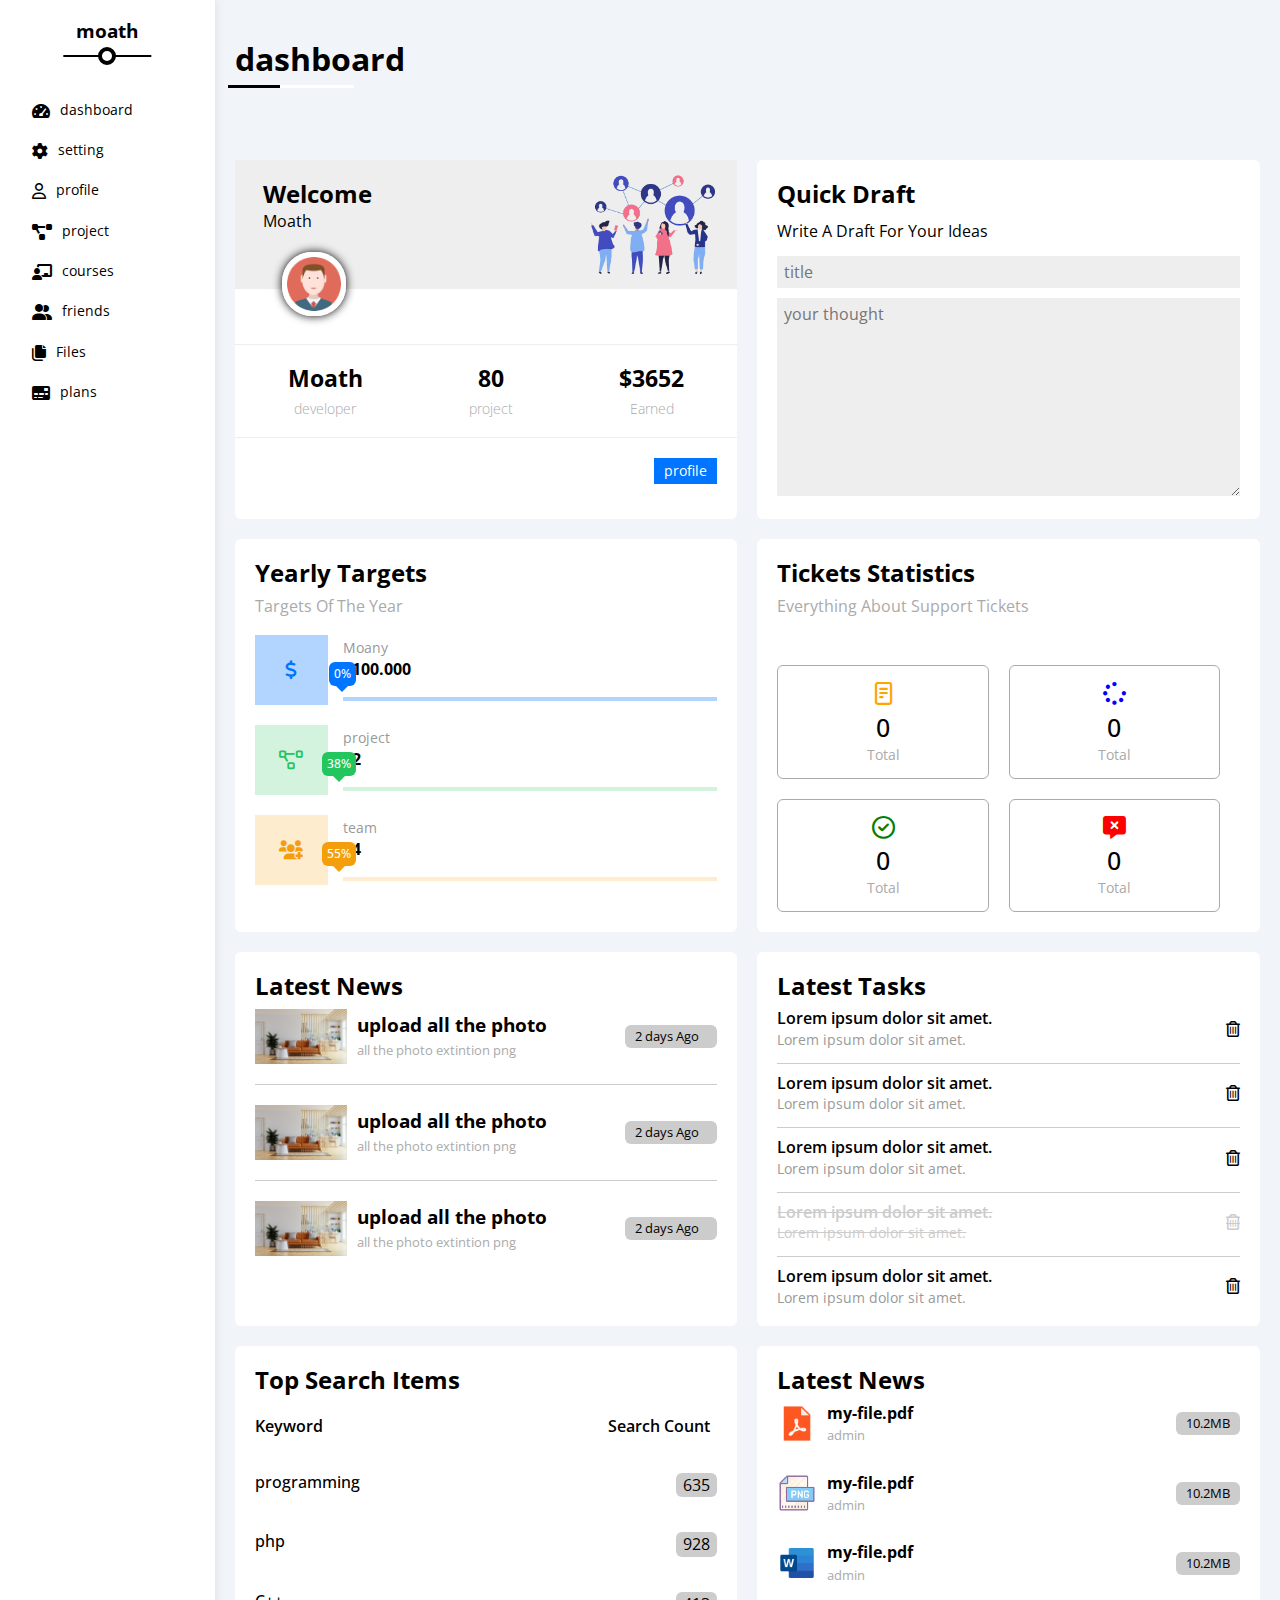
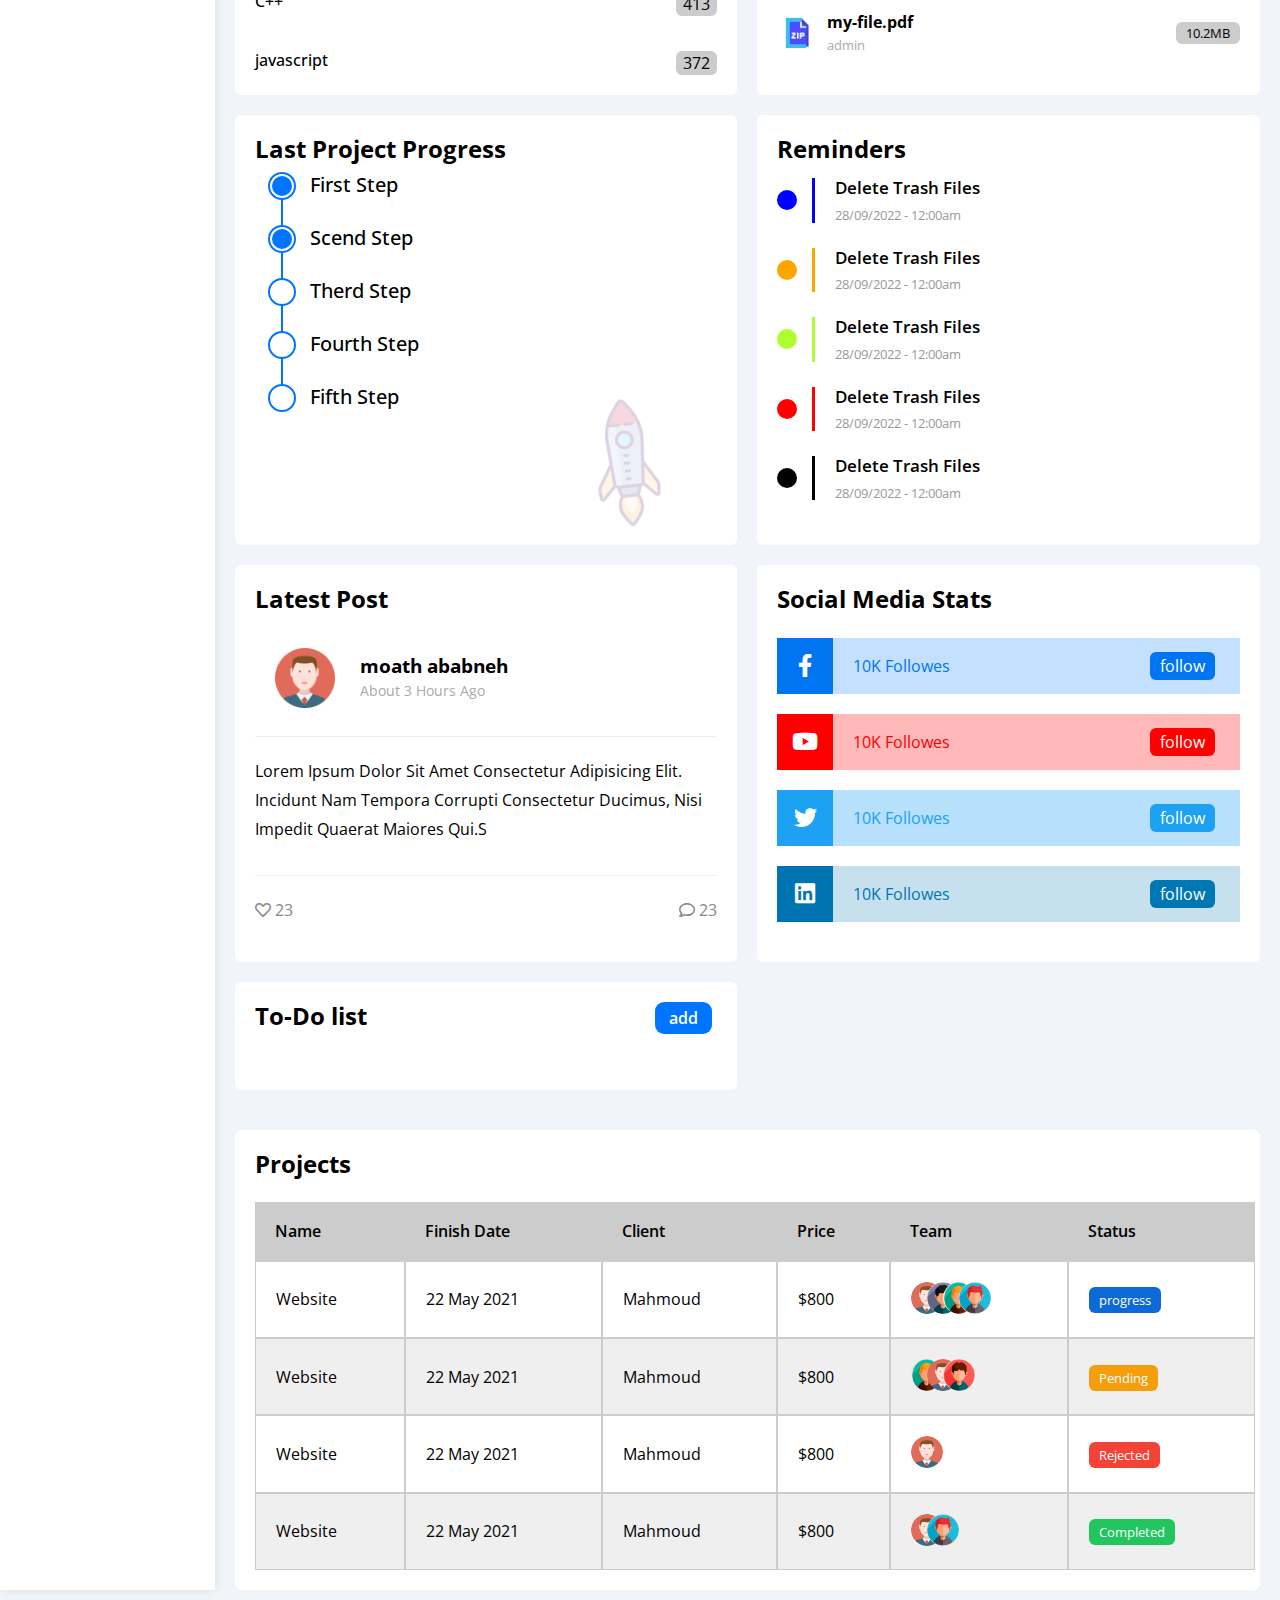
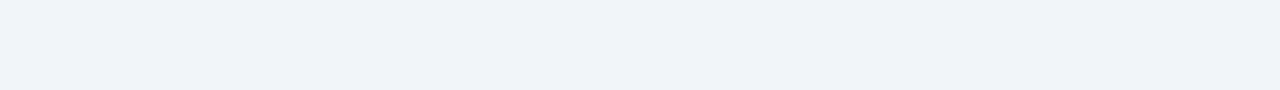
<file: index.html>
<!DOCTYPE html>
<html lang="en">

<head>
  <meta charset="UTF-8">
  <meta http-equiv="X-UA-Compatible" content="IE=edge">
  <meta name="viewport" content="width=device-width, initial-scale=1.0">
  <!-- * * main style sheet  -->
  <link rel="stylesheet" href="./style/style.css">
  <!-- * * fontawsome file -->
  <link rel="stylesheet" href="./style/all.min.css">
  <!-- * * normalize sheet file -->
  <link rel="stylesheet" href="./style/normalize.css">

  <!-- * * google font -->
  <link rel="preconnect" href="https://fonts.googleapis.com">
  <link rel="preconnect" href="https://fonts.gstatic.com" crossorigin>
  <link href="https://fonts.googleapis.com/css2?family=Open+Sans:wght@300;400;500;600;700;800&display=swap"
    rel="stylesheet">

  <title>dashboard</title>
</head>

<body>
  <header class="demo">
  </header>

  <main>
    <div class="page disflex bg-gray">
      <div class="sidbar p-20 bg-white pos-relative">
        <h3 class="align-center pos-relative">moath</h3>
        <ul>

          <li>
            <a class="disflex align-center c-black fs14 p-10 rad-6" href="index.html">
              <i class="fa-sharp fa-solid fa-gauge"></i>
              <span>dashboard</span>
            </a>
          </li>

          <li>
            <a class="disflex align-center c-black fs14 p-10 rad-6" href="setting.html">
              <i class="fa-solid fa-gear"></i>
              <span>setting</span>
            </a>
          </li>

          <li>
            <a class="disflex align-center c-black fs14 p-10 rad-6" href="profile.html">
              <i class="fa-regular fa-user"></i>
              <span>profile</span>
            </a>
          </li>


          <li>
            <a class="disflex align-center c-black fs14 p-10 rad-6" href="project.html">
              <i class="fa-sharp fa-solid fa-diagram-project"></i>
              <span>project</span>
            </a>
          </li>

          <li>
            <a class="disflex align-center c-black fs14 p-10 rad-6" href="courses.html">
              <i class="fa-solid fa-chalkboard-user"></i>
              <span>courses</span>
            </a>
          </li>

          <li>
            <a class="disflex align-center c-black fs14 p-10 rad-6" href="friends.html">
              <i class="fa-solid fa-user-group"></i>
              <span>friends</span>
            </a>
          </li>

          <li>
            <a class="disflex align-center c-black fs14 p-10 rad-6" href="Files.html">
              <i class="fa-solid fa-files"></i>
              <span>Files</span>
            </a>
          </li>

          <li>
            <a class="disflex align-center c-black rad-6 fs14 p-10 rad-6" href="plan.html">
              <i class="fa-sharp fa-solid fa-credit-card-front"></i>
              <span>plans</span>
            </a>
          </li>

        </ul>

      </div>

      <div class="Dash">
        <h1>dashboard</h1>

        <div class="content index">

          <div class="box welcome bg-white rad-6">
            <div class="up">
              <div class="info">
                <h2>Welcome</h2>
                <p>moath</p>
              </div>
              <img src="./image/welcome.png" alt="">
              <img id="imgprofile" src="./image/avatar.png" alt="">
            </div>
            <div class="down">
              <div class="deve disflex justspace">
                <div class="disflex flexdircol">
                  Moath
                  <span>developer</span>
                </div>
                <div class="disflex flexdircol">
                  80
                  <span>project</span>
                </div>
                <div class="disflex flexdircol">
                  $3652
                  <span>Earned</span>
                </div>
              </div>
              <button>profile</button>
            </div>
          </div>

          <div class="box Draft bg-white rad-6">
            <h2>Quick Draft</h2>
            <p>Write A Draft For Your Ideas</p>
            <form action="">
              <input class="w-full" placeholder="title" type="text" name="" id="">
              <textarea class="w-full" placeholder="your thought" name="" id="" cols="30" rows="10"></textarea>
            </form>
          </div>

          <div class="box Targets bg-white rad-6">
            <h2>Yearly Targets</h2>
            <p>Targets Of The Year</p>

            <div class="row disflex">
              <div class="i">
                <i class="fa-sharp fa-solid fa-dollar-sign"></i>
              </div>
              <div class="right disflex flexdircol justfycenter">
                <span>Moany</span>
                <h4>$100.000</h4>
                <div class="progress pos-relative">
                  <span class="first" data-width="80%" style="width: 0%;">
                    <span class="secend">0%</span>
                  </span>
                </div>
              </div>
            </div>

            <div class="row disflex green">
              <div class="i">
                <i class="fa-regular fa-diagram-project"></i>
              </div>
              <div class="right disflex flexdircol justfycenter">
                <span>project</span>
                <h4>32</h4>
                <div class="progress pos-relative">
                  <span class="first" data-width="43%" style="width: 0%;">
                    <span class="secend">38%</span>
                  </span>
                </div>
              </div>
            </div>

            <div class="row disflex yellow">
              <div class="i">
                <i class="fa-sharp fa-solid fa-users-medical"></i>
              </div>
              <div class="right disflex flexdircol justfycenter">
                <span>team</span>
                <h4>24</h4>
                <div class="progress pos-relative">
                  <span class="first" data-width="88%" style="width: 0%;">
                    <span class="secend">55%</span>
                  </span>
                </div>
              </div>
            </div>

          </div>

          <div class="box Statistics bg-white rad-6">
            <h2 id="title">Tickets Statistics</h2>
            <p id="ptitle">Everything About Support Tickets</p>
            <div class="boxs">
              <div class="box">
                <i class="fa-regular fa-memo orange"></i>
                <span data-goal="754">0</span>
                <p>Total</p>
              </div>
              <div class="box">
                <i class="fa-solid fa-spinner blue"></i>
                <span data-goal="101">0</span>
                <p>Total</p>
              </div>
              <div class="box">
                <i class="fa-regular fa-circle-check green"></i>
                <span data-goal="500">0</span>
                <p>Total</p>
              </div>
              <div class="box">
                <i class="fa-solid fa-message-xmark red"></i>
                <span data-goal="120">0</span>
                <p>Total</p>
              </div>
            </div>
          </div>

          <div class="box news bg-white rad-6 p-20">
            <h2>Latest News</h2>
            <div class="row">
              <div class="imag">
                <img src="./image/news1.jpg" alt="">
                <div class="info">
                  <h3>upload all the photo</h3>
                  <p>all the photo extintion png</p>
                </div>
              </div>
              <div class="label rad-6">2 days Ago</div>
            </div>
            <div class="row">
              <div class="imag">
                <img src="./image/news1.jpg" alt="">
                <div class="info">
                  <h3>upload all the photo</h3>
                  <p>all the photo extintion png</p>
                </div>
              </div>
              <div class="label rad-6">2 days Ago</div>
            </div>
            <div class="row">
              <div class="imag">
                <img src="./image/news1.jpg" alt="">
                <div class="info">
                  <h3>upload all the photo</h3>
                  <p>all the photo extintion png</p>
                </div>
              </div>
              <div class="label rad-6">2 days Ago</div>
            </div>
          </div>

          <div class="box tasks bg-white rad-6 p-20">
            <h2>Latest Tasks</h2>
            <div class="row">
              <div class="info">
                <h4>Lorem ipsum dolor sit amet.</h4>
                <p>Lorem ipsum dolor sit amet.</p>
              </div>
              <i class="fa-regular fa-trash-can"></i>
            </div>
            <div class="row">
              <div class="info">
                <h4>Lorem ipsum dolor sit amet.</h4>
                <p>Lorem ipsum dolor sit amet.</p>
              </div>
              <i class="fa-regular fa-trash-can"></i>
            </div>
            <div class="row">
              <div class="info">
                <h4>Lorem ipsum dolor sit amet.</h4>
                <p>Lorem ipsum dolor sit amet.</p>
              </div>
              <i class="fa-regular fa-trash-can"></i>
            </div>
            <div class="row delete">
              <div class="info">
                <h4>Lorem ipsum dolor sit amet.</h4>
                <p>Lorem ipsum dolor sit amet.</p>
              </div>
              <i class="fa-regular fa-trash-can"></i>
            </div>
            <div class="row">
              <div class="info">
                <h4>Lorem ipsum dolor sit amet.</h4>
                <p>Lorem ipsum dolor sit amet.</p>
              </div>
              <i class="fa-regular fa-trash-can"></i>
            </div>
          </div>

          <div class="box top-search bg-white rad-6 p-20">
            <h2>Top Search Items</h2>
            <div class="row">
              <h4>Keyword</h4>
              <span>Search Count</span>
            </div>
            <div class="row">
              <h4>programming</h4>
              <span>635</span>
            </div>
            <div class="row">
              <h4>php</h4>
              <span>928</span>
            </div>
            <div class="row">
              <h4>C++</h4>
              <span>413</span>
            </div>
            <div class="row">
              <h4>javascript</h4>
              <span>372</span>
            </div>
          </div>

          <div class="box files bg-white rad-6 p-20">
            <h2>Latest News</h2>
            <div class="row">
              <div class="imag">
                <img src="./image//pdflogo.png" alt="">
                <div class="info">
                  <h4>my-file.pdf</h4>
                  <p>admin</p>
                </div>
              </div>
              <div class="label rad-6">10.2MB</div>
            </div>
            <div class="row">
              <div class="imag">
                <img src="./image/pnglogo.png" alt="">
                <div class="info">
                  <h4>my-file.pdf</h4>
                  <p>admin</p>
                </div>
              </div>
              <div class="label rad-6">10.2MB</div>
            </div>
            <div class="row">
              <div class="imag">
                <img src="./image/wordlogo.png" alt="">
                <div class="info">
                  <h4>my-file.pdf</h4>
                  <p>admin</p>
                </div>
              </div>
              <div class="label rad-6">10.2MB</div>
            </div>
            <div class="row">
              <div class="imag">
                <img src="./image/ziplogo.png" alt="">
                <div class="info">
                  <h4>my-file.pdf</h4>
                  <p>admin</p>
                </div>
              </div>
              <div class="label rad-6">10.2MB</div>
            </div>
          </div>

          <div class="box Project bg-white rad-6 p-20">
            <h2>Last Project Progress</h2>
            <ul>
              <li class="complit">first step</li>
              <li class="complit">scend step</li>
              <li class="current">therd step</li>
              <li class="">fourth step</li>
              <li class="">fifth step</li>
            </ul>
            <img src="./image/rocket.gif" alt="">
          </div>

          <div class="Reminders bg-white rad-6 p-20">
            <h2>Reminders</h2>
            <ul>
              <li>
                <span></span>
                <div class="info">
                  <h5>delete trash files</h5>
                  <p> 28/09/2022 - 12:00am</p>
                </div>
              </li>
              <li class="orange">
                <span></span>
                <div class="info">
                  <h5>delete trash files</h5>
                  <p> 28/09/2022 - 12:00am</p>
                </div>
              </li>
              <li class="green">
                <span></span>
                <div class="info">
                  <h5>delete trash files</h5>
                  <p> 28/09/2022 - 12:00am</p>
                </div>
              </li>
              <li class="red">
                <span></span>
                <div class="info">
                  <h5>delete trash files</h5>
                  <p> 28/09/2022 - 12:00am</p>
                </div>
              </li>
              <li class="black">
                <span></span>
                <div class="info">
                  <h5>delete trash files</h5>
                  <p> 28/09/2022 - 12:00am</p>
                </div>
              </li>
            </ul>
          </div>

          <div class="box post bg-white rad-6 p-20">
            <h2 class="title">Latest Post</h2>

            <div class="up">
              <div class="imag">
                <img id="imgprofile" src="./image/avatar.png" alt="">
              </div>
              <div class="info">
                <h3>moath ababneh</h3>
                <p> About 3 Hours Ago</p>
              </div>
            </div>
            <div class="down">
              Lorem ipsum dolor sit amet consectetur adipisicing elit. Incidunt nam tempora corrupti consectetur
              ducimus, nisi impedit quaerat maiores qui.s
            </div>
            <div class="icon">
              <span>
                <i class="fa-regular fa-heart"></i>
                23
              </span>
              <span>
                <i class="fa-regular fa-comment"></i>
                23
              </span>
            </div>
          </div>

          <div class="box social bg-white rad-6 p-20">
            <h2>Social Media Stats</h2>
            <div class="row">
              <div class="left">
                <i class="fa-brands fa-facebook-f"></i>
                <span>10K Followes</span>
              </div>
              <a href="">follow</a>
            </div>
            <div class="row youtube">
              <div class="left">
                <i class="fa-brands fa-youtube"></i>
                <span>10K Followes</span>
              </div>
              <a href="">follow</a>
            </div>
            <div class="row twetter">
              <div class="left">
                <i class="fa-brands fa-twitter"></i>
                <span>10K Followes</span>
              </div>
              <a href="">follow</a>
            </div>
            <div class="row linkedin">
              <div class="left">
                <i class="fa-brands fa-linkedin"></i>
                <span>10K Followes</span>
              </div>
              <a href="">follow</a>
            </div>


          </div>

          <div class="box todo bg-white rad-6 p-20">
            <h2>To-Do list</h2>
            <button>add</button>
            <form>
              <i class="fa-regular fa-x"></i>
              <input type="text">
              <input type="button" value="submit">
            </form>
            <div class="list">
            </div>
          </div>

        </div>

        <div class="table-dash bg-white rad-6 p-20">
          <h2>Projects</h2>
          <table>
            <thead>
              <tr>
                <td>Name</td>
                <td>Finish Date</td>
                <td>Client</td>
                <td>Price</td>
                <td>Team</td>
                <td>Status</td>
              </tr>
            </thead>
            <tbody>
              <tr>
                <td>Website</td>
                <td>22 May 2021</td>
                <td>Mahmoud</td>
                <td>$800</td>
                <td>
                  <img src="./image/avatar.png" alt="">
                  <img src="./image/avatar1.png" alt="">
                  <img src="./image/avatar2.png" alt="">
                  <img src="./image/avatar3.png" alt="">
                </td>
                <td>
                  <span class="Progress">progress</span>
                </td>
              </tr>
              <tr>
                <td>Website</td>
                <td>22 May 2021</td>
                <td>Mahmoud</td>
                <td>$800</td>
                <td>

                  <img src="./image/avatar2.png" alt="">
                  <img src="./image/avatar.png" alt="">
                  <img src="./image/avatar4.png" alt="">
                </td>
                <td>
                  <span class="Pending">Pending</span>
                </td>
              </tr>
              <tr>
                <td>Website</td>
                <td>22 May 2021</td>
                <td>Mahmoud</td>
                <td>$800</td>
                <td>
                  <img src="./image/avatar.png" alt="">
                </td>
                <td>
                  <span class="Rejected">Rejected</span>
                </td>
              </tr>
              <tr>
                <td>Website</td>
                <td>22 May 2021</td>
                <td>Mahmoud</td>
                <td>$800</td>
                <td>
                  <img src="./image/avatar.png" alt="">
                  <img src="./image/avatar3.png" alt="">
                </td>
                <td>
                  <span class="Completed">Completed</span>
                </td>
              </tr>
            </tbody>
          </table>

        </div>

      </div>

    </div>
  </main>

  <footer></footer>

  <script src="./js/script.js"></script>
</body>

</html>
</file>
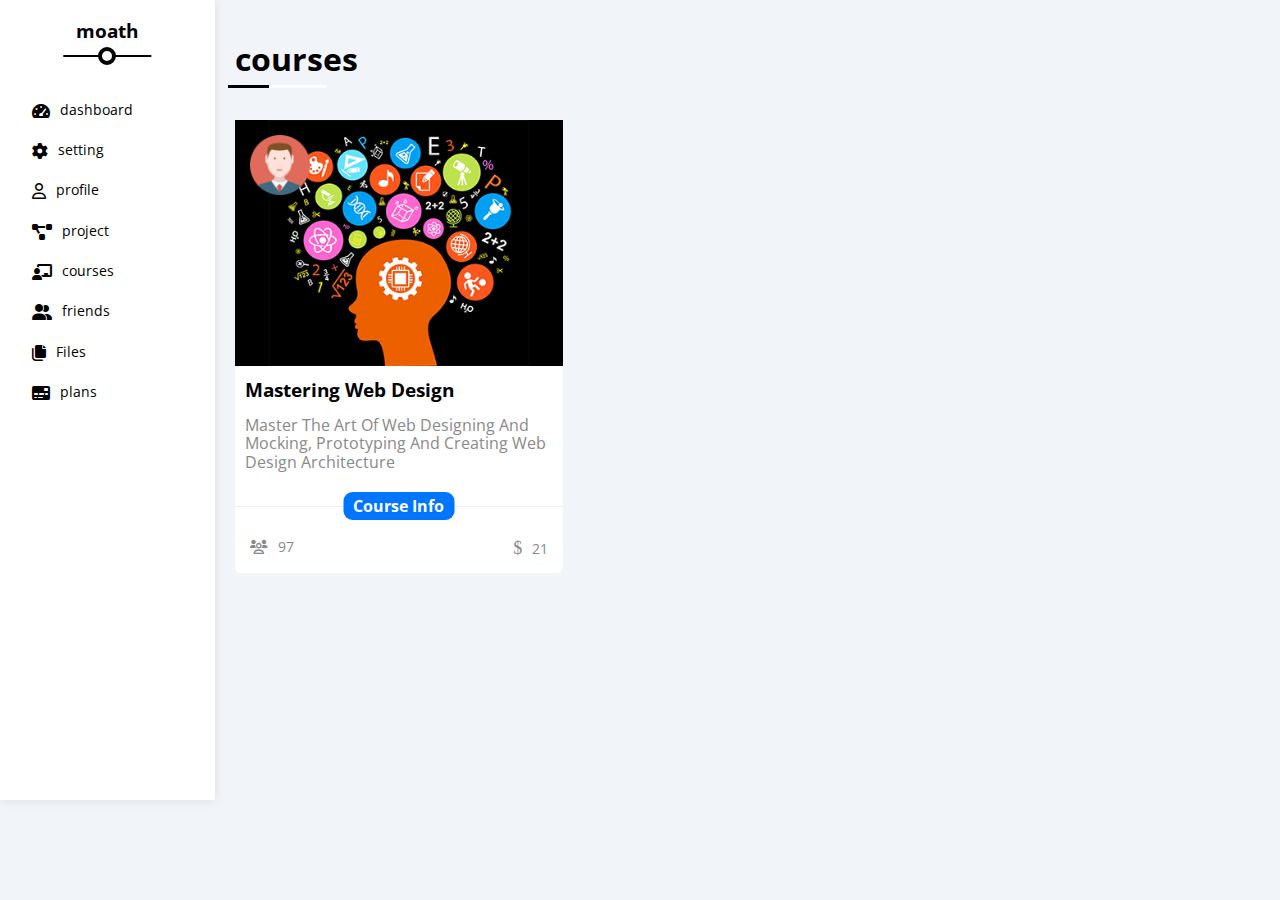
<file: courses.html>
<!DOCTYPE html>
<html lang="en">

<head>
  <meta charset="UTF-8">
  <meta http-equiv="X-UA-Compatible" content="IE=edge">
  <meta name="viewport" content="width=device-width, initial-scale=1.0">
  <!-- * * main style sheet  -->
  <link rel="stylesheet" href="./style/style.css">
  <!-- * * fontawsome file -->
  <link rel="stylesheet" href="./style/all.min.css">
  <!-- * * normalize sheet file -->
  <link rel="stylesheet" href="./style/normalize.css">

  <!-- * * google font -->
  <link rel="preconnect" href="https://fonts.googleapis.com">
  <link rel="preconnect" href="https://fonts.gstatic.com" crossorigin>
  <link href="https://fonts.googleapis.com/css2?family=Open+Sans:wght@300;400;500;600;700;800&display=swap"
    rel="stylesheet">

  <title>dashboard</title>
</head>

<body>
  <header></header>
  <main>
    <div class="page disflex bg-gray">
      <div class="sidbar p-20 bg-white pos-relative">
        <h3 class="align-center pos-relative">moath</h3>
        <ul>

          <li>
            <a class="disflex align-center c-black fs14 p-10 rad-6" href="index.html">
              <i class="fa-sharp fa-solid fa-gauge"></i>
              <span>dashboard</span>
            </a>
          </li>

          <li>
            <a class="disflex align-center c-black fs14 p-10 rad-6" href="setting.html">
              <i class="fa-solid fa-gear"></i>
              <span>setting</span>
            </a>
          </li>

          <li>
            <a class="disflex align-center c-black fs14 p-10 rad-6" href="profile.html">
              <i class="fa-regular fa-user"></i>
              <span>profile</span>
            </a>
          </li>


          <li>
            <a class="disflex align-center c-black fs14 p-10 rad-6" href="project.html">
              <i class="fa-sharp fa-solid fa-diagram-project"></i>
              <span>project</span>
            </a>
          </li>

          <li>
            <a class="disflex align-center c-black fs14 p-10 rad-6" href="courses.html">
              <i class="fa-solid fa-chalkboard-user"></i>
              <span>courses</span>
            </a>
          </li>

          <li>
            <a class="disflex align-center c-black fs14 p-10 rad-6" href="friends.html">
              <i class="fa-solid fa-user-group"></i>
              <span>friends</span>
            </a>
          </li>

          <li>
            <a class="disflex align-center c-black fs14 p-10 rad-6" href="Files.html">
              <i class="fa-solid fa-files"></i>
              <span>Files</span>
            </a>
          </li>

          <li>
            <a class="disflex align-center c-black rad-6 fs14 p-10 rad-6" href="plan.html">
              <i class="fa-sharp fa-solid fa-credit-card-front"></i>
              <span>plans</span>
            </a>
          </li>

        </ul>

      </div>

      <div class="courses">
        <h1>courses</h1>

        <div class="coursescontent">
          <div class="box bg-white rad-6">
            <div class="head">
              <img src="./image/course.jpg" alt="">
              <img class="avatar" src="./image/avatar.png" alt="">
            </div>
            <div class="body">
              <h3>Mastering Web Design</h3>
              <p> Master The Art Of Web Designing And Mocking,
                Prototyping And Creating Web Design Architecture </p>
            </div>
            <div class="foot">
              <span class="user">97</span>
              <span class="price">21</span>
              <button>Course Info</button>
            </div>
          </div>
        </div>

      </div>

    </div>
  </main>
  <footer></footer>

  <script src="./js/script.js"></script>
</body>

</html>
</file>
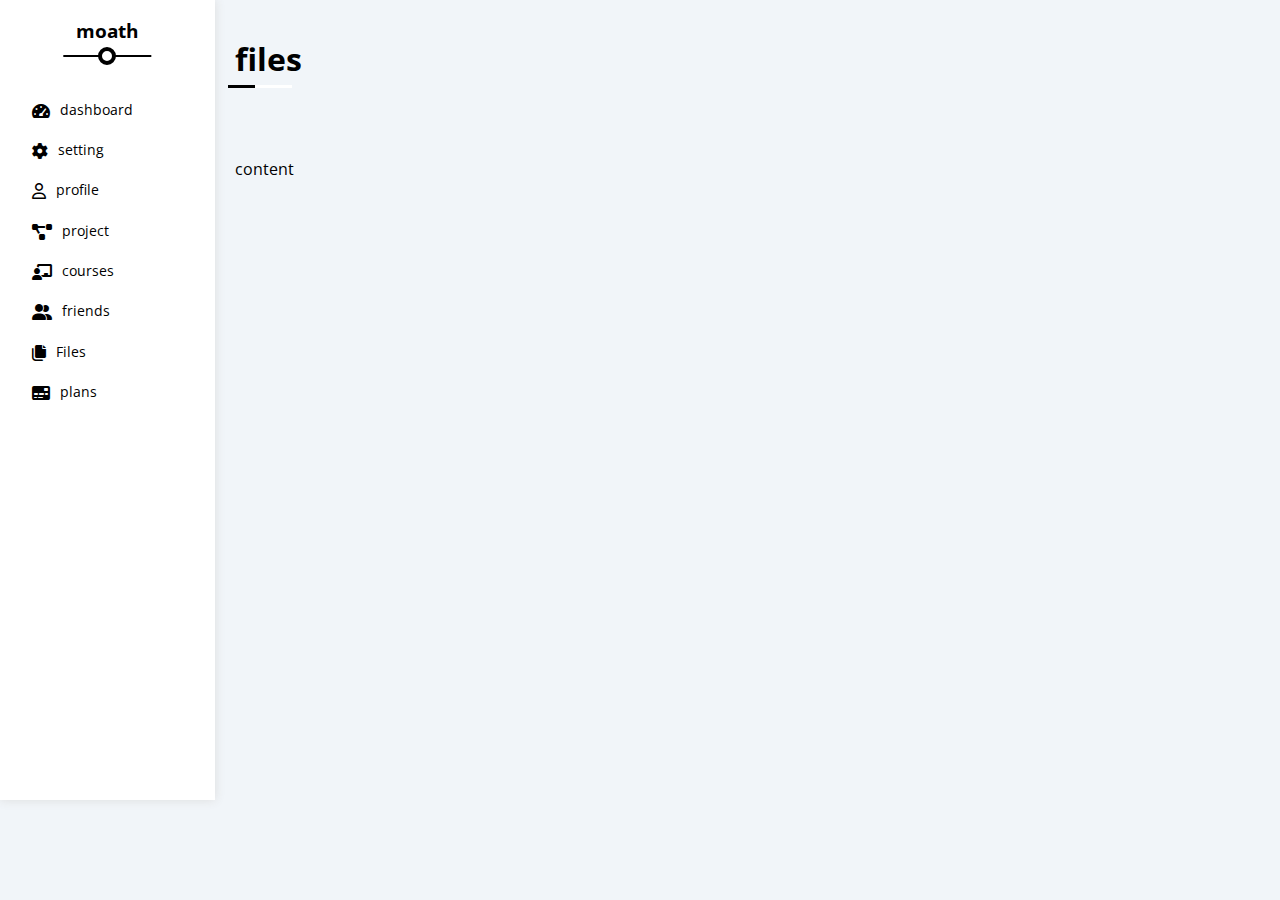
<file: Files.html>
<!DOCTYPE html>
<html lang="en">

<head>
  <meta charset="UTF-8">
  <meta http-equiv="X-UA-Compatible" content="IE=edge">
  <meta name="viewport" content="width=device-width, initial-scale=1.0">
  <!-- * * main style sheet  -->
  <link rel="stylesheet" href="./style/style.css">
  <!-- * * fontawsome file -->
  <link rel="stylesheet" href="./style/all.min.css">
  <!-- * * normalize sheet file -->
  <link rel="stylesheet" href="./style/normalize.css">

  <!-- * * google font -->
  <link rel="preconnect" href="https://fonts.googleapis.com">
  <link rel="preconnect" href="https://fonts.gstatic.com" crossorigin>
  <link href="https://fonts.googleapis.com/css2?family=Open+Sans:wght@300;400;500;600;700;800&display=swap"
    rel="stylesheet">

  <title>dashboard</title>
</head>

<body>
  <header></header>
  <main>
    <div class="page disflex bg-gray">
      <div class="sidbar p-20 bg-white pos-relative">
        <h3 class="align-center pos-relative">moath</h3>
        <ul>

          <li>
            <a class="disflex align-center c-black fs14 p-10 rad-6" href="index.html">
              <i class="fa-sharp fa-solid fa-gauge"></i>
              <span>dashboard</span>
            </a>
          </li>

          <li>
            <a class="disflex align-center c-black fs14 p-10 rad-6" href="setting.html">
              <i class="fa-solid fa-gear"></i>
              <span>setting</span>
            </a>
          </li>

          <li>
            <a class="disflex align-center c-black fs14 p-10 rad-6" href="profile.html">
              <i class="fa-regular fa-user"></i>
              <span>profile</span>
            </a>
          </li>


          <li>
            <a class="disflex align-center c-black fs14 p-10 rad-6" href="project.html">
              <i class="fa-sharp fa-solid fa-diagram-project"></i>
              <span>project</span>
            </a>
          </li>

          <li>
            <a class="disflex align-center c-black fs14 p-10 rad-6" href="courses.html">
              <i class="fa-solid fa-chalkboard-user"></i>
              <span>courses</span>
            </a>
          </li>

          <li>
            <a class="disflex align-center c-black fs14 p-10 rad-6" href="friends.html">
              <i class="fa-solid fa-user-group"></i>
              <span>friends</span>
            </a>
          </li>

          <li>
            <a class="disflex align-center c-black fs14 p-10 rad-6" href="Files.html">
              <i class="fa-solid fa-files"></i>
              <span>Files</span>
            </a>
          </li>

          <li>
            <a class="disflex align-center c-black rad-6 fs14 p-10 rad-6" href="plan.html">
              <i class="fa-sharp fa-solid fa-credit-card-front"></i>
              <span>plans</span>
            </a>
          </li>

        </ul>

      </div>

      <div class="file">
        <h1>files</h1>

        <div class="content">
          content
        </div>

      </div>

    </div>
  </main>
  <footer></footer>

  <script src="./js/script.js"></script>
</body>

</html>
</file>
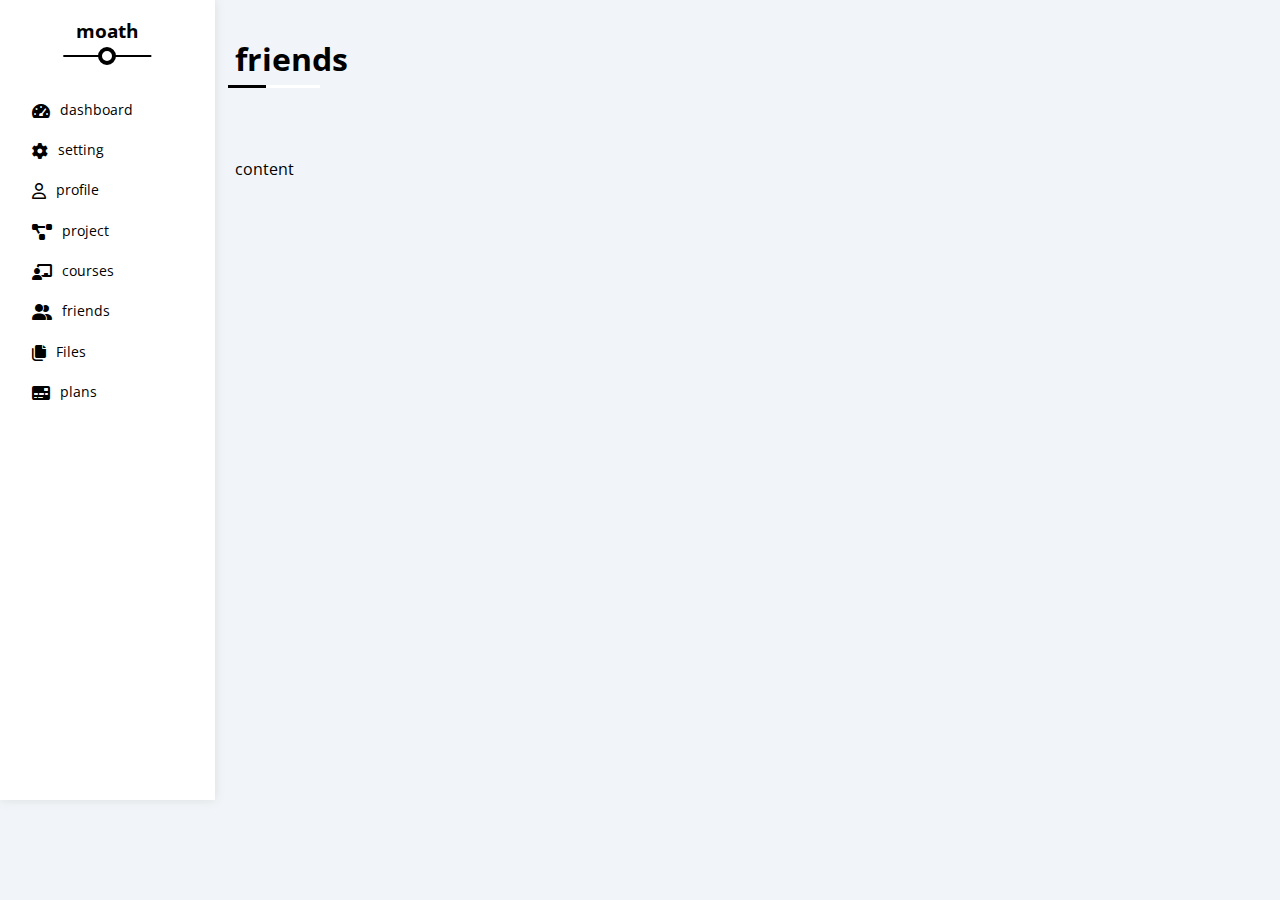
<file: friends.html>
<!DOCTYPE html>
<html lang="en">

<head>
  <meta charset="UTF-8">
  <meta http-equiv="X-UA-Compatible" content="IE=edge">
  <meta name="viewport" content="width=device-width, initial-scale=1.0">
  <!-- * * main style sheet  -->
  <link rel="stylesheet" href="./style/style.css">
  <!-- * * fontawsome file -->
  <link rel="stylesheet" href="./style/all.min.css">
  <!-- * * normalize sheet file -->
  <link rel="stylesheet" href="./style/normalize.css">

  <!-- * * google font -->
  <link rel="preconnect" href="https://fonts.googleapis.com">
  <link rel="preconnect" href="https://fonts.gstatic.com" crossorigin>
  <link href="https://fonts.googleapis.com/css2?family=Open+Sans:wght@300;400;500;600;700;800&display=swap"
    rel="stylesheet">

  <title>dashboard</title>
</head>

<body>
  <header></header>
  <main>
    <div class="page disflex bg-gray">
      <div class="sidbar p-20 bg-white pos-relative">
        <h3 class="align-center pos-relative">moath</h3>
        <ul>

          <li>
            <a class="disflex align-center c-black fs14 p-10 rad-6" href="index.html">
              <i class="fa-sharp fa-solid fa-gauge"></i>
              <span>dashboard</span>
            </a>
          </li>

          <li>
            <a class="disflex align-center c-black fs14 p-10 rad-6" href="setting.html">
              <i class="fa-solid fa-gear"></i>
              <span>setting</span>
            </a>
          </li>

          <li>
            <a class="disflex align-center c-black fs14 p-10 rad-6" href="profile.html">
              <i class="fa-regular fa-user"></i>
              <span>profile</span>
            </a>
          </li>


          <li>
            <a class="disflex align-center c-black fs14 p-10 rad-6" href="project.html">
              <i class="fa-sharp fa-solid fa-diagram-project"></i>
              <span>project</span>
            </a>
          </li>

          <li>
            <a class="disflex align-center c-black fs14 p-10 rad-6" href="courses.html">
              <i class="fa-solid fa-chalkboard-user"></i>
              <span>courses</span>
            </a>
          </li>

          <li>
            <a class="disflex align-center c-black fs14 p-10 rad-6" href="friends.html">
              <i class="fa-solid fa-user-group"></i>
              <span>friends</span>
            </a>
          </li>

          <li>
            <a class="disflex align-center c-black fs14 p-10 rad-6" href="Files.html">
              <i class="fa-solid fa-files"></i>
              <span>Files</span>
            </a>
          </li>

          <li>
            <a class="disflex align-center c-black rad-6 fs14 p-10 rad-6" href="plan.html">
              <i class="fa-sharp fa-solid fa-credit-card-front"></i>
              <span>plans</span>
            </a>
          </li>

        </ul>

      </div>

      <div class="friends">
        <h1>friends</h1>

        <div class="content">
          content
        </div>

      </div>

    </div>
  </main>
  <footer></footer>

  <script src="./js/script.js"></script>
</body>

</html>
</file>
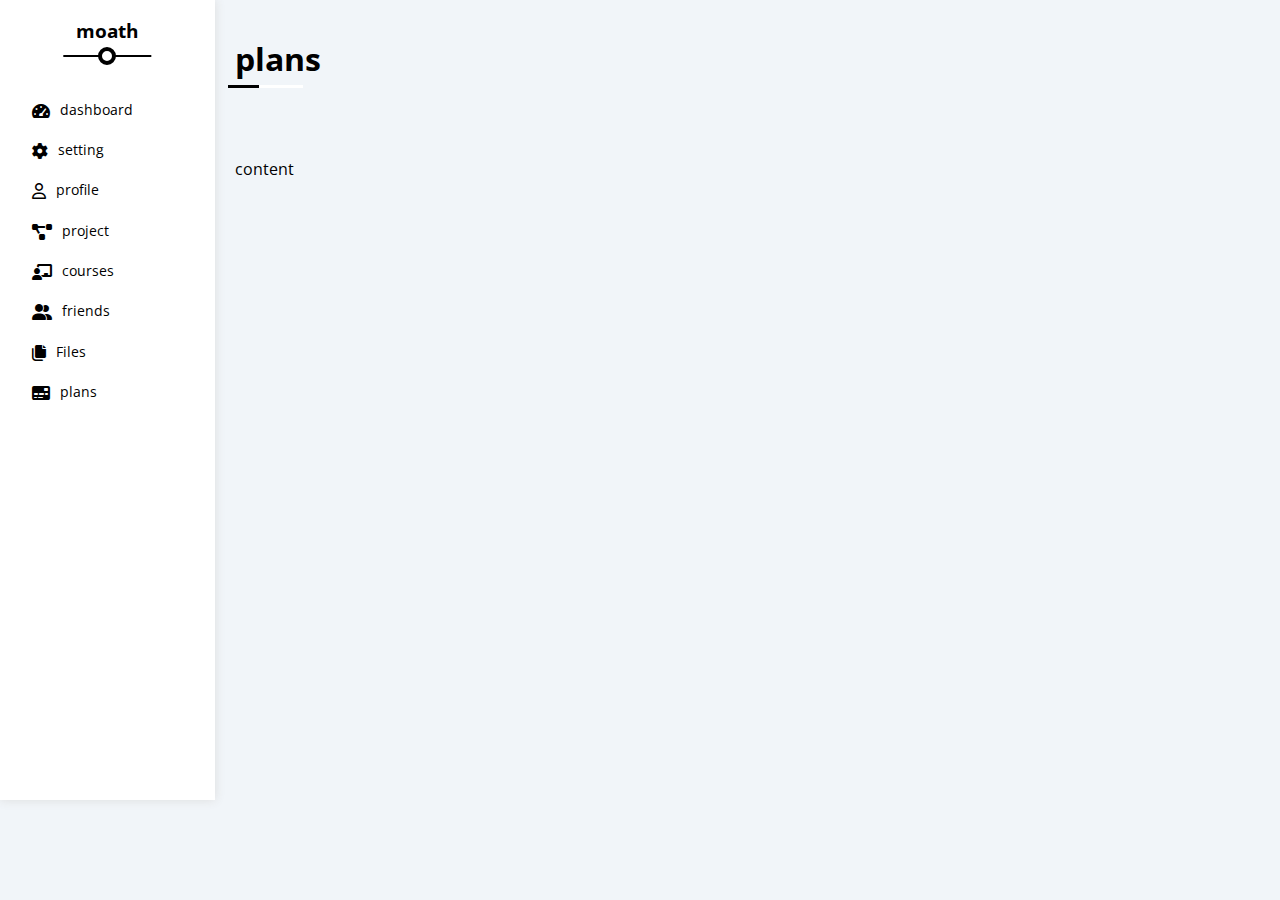
<file: plan.html>
<!DOCTYPE html>
<html lang="en">

<head>
  <meta charset="UTF-8">
  <meta http-equiv="X-UA-Compatible" content="IE=edge">
  <meta name="viewport" content="width=device-width, initial-scale=1.0">
  <!-- * * main style sheet  -->
  <link rel="stylesheet" href="./style/style.css">
  <!-- * * fontawsome file -->
  <link rel="stylesheet" href="./style/all.min.css">
  <!-- * * normalize sheet file -->
  <link rel="stylesheet" href="./style/normalize.css">

  <!-- * * google font -->
  <link rel="preconnect" href="https://fonts.googleapis.com">
  <link rel="preconnect" href="https://fonts.gstatic.com" crossorigin>
  <link href="https://fonts.googleapis.com/css2?family=Open+Sans:wght@300;400;500;600;700;800&display=swap"
    rel="stylesheet">

  <title>dashboard</title>
</head>

<body>
  <header></header>
  <main>
    <div class="page disflex bg-gray">
      <div class="sidbar p-20 bg-white pos-relative">
        <h3 class="align-center pos-relative">moath</h3>
        <ul>

          <li>
            <a class="disflex align-center c-black fs14 p-10 rad-6" href="index.html">
              <i class="fa-sharp fa-solid fa-gauge"></i>
              <span>dashboard</span>
            </a>
          </li>

          <li>
            <a class="disflex align-center c-black fs14 p-10 rad-6" href="setting.html">
              <i class="fa-solid fa-gear"></i>
              <span>setting</span>
            </a>
          </li>

          <li>
            <a class="disflex align-center c-black fs14 p-10 rad-6" href="profile.html">
              <i class="fa-regular fa-user"></i>
              <span>profile</span>
            </a>
          </li>


          <li>
            <a class="disflex align-center c-black fs14 p-10 rad-6" href="project.html">
              <i class="fa-sharp fa-solid fa-diagram-project"></i>
              <span>project</span>
            </a>
          </li>

          <li>
            <a class="disflex align-center c-black fs14 p-10 rad-6" href="courses.html">
              <i class="fa-solid fa-chalkboard-user"></i>
              <span>courses</span>
            </a>
          </li>

          <li>
            <a class="disflex align-center c-black fs14 p-10 rad-6" href="friends.html">
              <i class="fa-solid fa-user-group"></i>
              <span>friends</span>
            </a>
          </li>

          <li>
            <a class="disflex align-center c-black fs14 p-10 rad-6" href="Files.html">
              <i class="fa-solid fa-files"></i>
              <span>Files</span>
            </a>
          </li>

          <li>
            <a class="disflex align-center c-black rad-6 fs14 p-10 rad-6" href="plan.html">
              <i class="fa-sharp fa-solid fa-credit-card-front"></i>
              <span>plans</span>
            </a>
          </li>

        </ul>
      </div>

      <div class="plans">
        <h1>plans</h1>

        <div class="content">
          content
        </div>

      </div>

    </div>
  </main>
  <footer></footer>

  <script src="./js/script.js"></script>
</body>

</html>
</file>
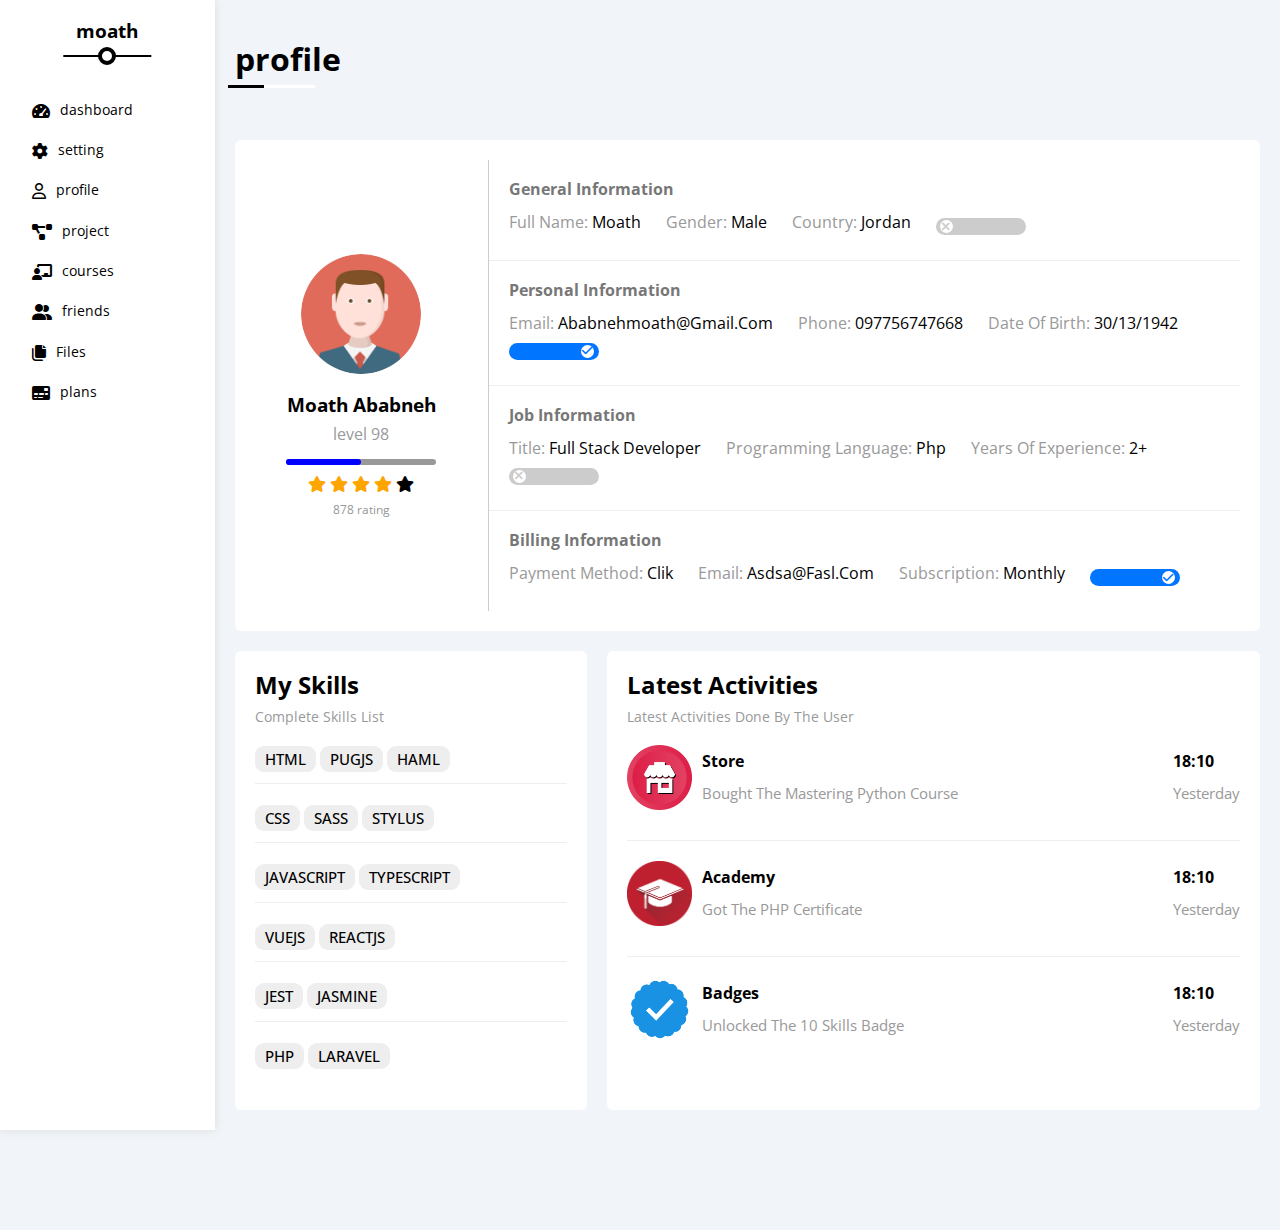
<file: profile.html>
<!DOCTYPE html>
<html lang="en">

<head>
  <meta charset="UTF-8">
  <meta http-equiv="X-UA-Compatible" content="IE=edge">
  <meta name="viewport" content="width=device-width, initial-scale=1.0">
  <!-- * * main style sheet  -->
  <link rel="stylesheet" href="./style/style.css">
  <!-- * * fontawsome file -->
  <link rel="stylesheet" href="./style/all.min.css">
  <!-- * * normalize sheet file -->
  <link rel="stylesheet" href="./style/normalize.css">

  <!-- * * google font -->
  <link rel="preconnect" href="https://fonts.googleapis.com">
  <link rel="preconnect" href="https://fonts.gstatic.com" crossorigin>
  <link href="https://fonts.googleapis.com/css2?family=Open+Sans:wght@300;400;500;600;700;800&display=swap"
    rel="stylesheet">

  <title>dashboard</title>
</head>

<body>
  <header></header>
  <main>
    <div class="page disflex bg-gray">
      <div class="sidbar p-20 bg-white pos-relative">
        <h3 class="align-center pos-relative">moath</h3>
        <ul>

          <li>
            <a class="disflex align-center c-black fs14 p-10 rad-6" href="index.html">
              <i class="fa-sharp fa-solid fa-gauge"></i>
              <span>dashboard</span>
            </a>
          </li>

          <li>
            <a class="disflex align-center c-black fs14 p-10 rad-6" href="setting.html">
              <i class="fa-solid fa-gear"></i>
              <span>setting</span>
            </a>
          </li>

          <li>
            <a class="disflex align-center c-black fs14 p-10 rad-6" href="profile.html">
              <i class="fa-regular fa-user"></i>
              <span>profile</span>
            </a>
          </li>


          <li>
            <a class="disflex align-center c-black fs14 p-10 rad-6" href="project.html">
              <i class="fa-sharp fa-solid fa-diagram-project"></i>
              <span>project</span>
            </a>
          </li>

          <li>
            <a class="disflex align-center c-black fs14 p-10 rad-6" href="courses.html">
              <i class="fa-solid fa-chalkboard-user"></i>
              <span>courses</span>
            </a>
          </li>

          <li>
            <a class="disflex align-center c-black fs14 p-10 rad-6" href="friends.html">
              <i class="fa-solid fa-user-group"></i>
              <span>friends</span>
            </a>
          </li>

          <li>
            <a class="disflex align-center c-black fs14 p-10 rad-6" href="Files.html">
              <i class="fa-solid fa-files"></i>
              <span>Files</span>
            </a>
          </li>

          <li>
            <a class="disflex align-center c-black rad-6 fs14 p-10 rad-6" href="plan.html">
              <i class="fa-sharp fa-solid fa-credit-card-front"></i>
              <span>plans</span>
            </a>
          </li>

        </ul>
      </div>

      <div class="profile">
        <h1>profile</h1>

        <div class="content profile">

          <div class="inform bg-white rad-6 p-20">
            <div class="left">
              <img src="./image/avatar.png" alt="">
              <h3>moath ababneh</h3>
              <p>level 98</p>
              <div class="progress">
                <span></span>
              </div>
              <div class="stars">
                <i class="fa-solid fa-star active"></i>
                <i class="fa-solid fa-star active"></i>
                <i class="fa-solid fa-star active"></i>
                <i class="fa-solid fa-star active"></i>
                <i class="fa-solid fa-star"></i>
              </div>
              <span>878 rating</span>
            </div>
            <div class="right">
              <div class="row">
                <h4>General Information</h4>
                <div class="info">
                  <div>Full Name: <span>moath</span></div>
                  <div>Gender: <span>male</span></div>
                  <div>Country: <span>jordan</span></div>
                  <div>
                    <label id="labelbtn">
                      <input class="toggle-checkbox" type="checkbox">
                      <div class="toggle-switch"></div>
                    </label>
                  </div>
                </div>
              </div>

              <div class="row">
                <h4>Personal Information</h4>
                <div class="info">
                  <div>Email: <span>ababnehmoath@gmail.com</span></div>
                  <div>Phone: <span>097756747668</span></div>
                  <div>Date Of Birth: <span>30/13/1942</span></div>
                  <div>
                    <label id="labelbtn">
                      <input class="toggle-checkbox" type="checkbox" checked>
                      <div class="toggle-switch"></div>
                    </label>
                  </div>
                </div>
              </div>

              <div class="row">
                <h4>Job Information</h4>
                <div class="info">
                  <div>Title: <span>Full Stack Developer</span></div>
                  <div>Programming Language: <span>php</span></div>
                  <div>Years Of Experience: <span>2+</span></div>
                  <div>
                    <label id="labelbtn">
                      <input class="toggle-checkbox" type="checkbox">
                      <div class="toggle-switch"></div>
                    </label>
                  </div>
                </div>
              </div>

              <div class="row">
                <h4>Billing Information</h4>
                <div class="info">
                  <div>Payment Method: <span>clik</span></div>
                  <div>Email: <span>asdsa@fasl.com</span></div>
                  <div>Subscription: <span>monthly</span></div>
                  <div>
                    <label id="labelbtn">
                      <input class="toggle-checkbox" type="checkbox" checked>
                      <div class="toggle-switch"></div>
                    </label>
                  </div>
                </div>
              </div>

            </div>
          </div>

          <div class="rowskill">
            <div class="skill bg-white rad-6 p-20">
              <h2>My Skills</h2>
              <p>Complete Skills List</p>
              <div class="row">
                <span>html</span>
                <span>Pugjs</span>
                <span>HAML</span>
              </div>
              <div class="row">
                <span>CSS</span>
                <span>SASS</span>
                <span>Stylus</span>
              </div>
              <div class="row">
                <span>JavaScript</span>
                <span>TypeScript</span>
              </div>
              <div class="row">
                <span>Vuejs</span>
                <span>Reactjs</span>
              </div>
              <div class="row">
                <span>Jest</span>
                <span>Jasmine</span>
              </div>
              <div class="row">
                <span>PHP</span>
                <span>Laravel</span>
              </div>
            </div>

            <div class="activeties bg-white rad-6 p-20">
              <h2>Latest Activities</h2>
              <p>Latest Activities Done By The User</p>

              <div class="row">
                <div class="left">
                  <img src="./image/Store.png" alt="">
                  <div class="info">
                    <h5>Store</h5>
                    <p>Bought The Mastering Python Course</p>
                  </div>
                </div>
                <div class="right">
                  <h5>18:10</h5>
                  <p>Yesterday</p>
                </div>
              </div>
              <div class="row">
                <div class="left">
                  <img src="./image/Academy.png" alt="">
                  <div class="info">
                    <h5>Academy</h5>
                    <p>Got The PHP Certificate</p>
                  </div>
                </div>
                <div class="right">
                  <h5>18:10</h5>
                  <p>Yesterday</p>
                </div>
              </div>
              <div class="row">
                <div class="left">
                  <img src="./image/Badges.png" alt="">
                  <div class="info">
                    <h5>Badges</h5>
                    <p>Unlocked The 10 Skills Badge</p>
                  </div>
                </div>
                <div class="right">
                  <h5>18:10</h5>
                  <p>Yesterday</p>
                </div>
              </div>

            </div>

          </div>

        </div>



      </div>

    </div>
  </main>
  <footer></footer>

  <script src="./js/script.js"></script>
</body>

</html>
</file>
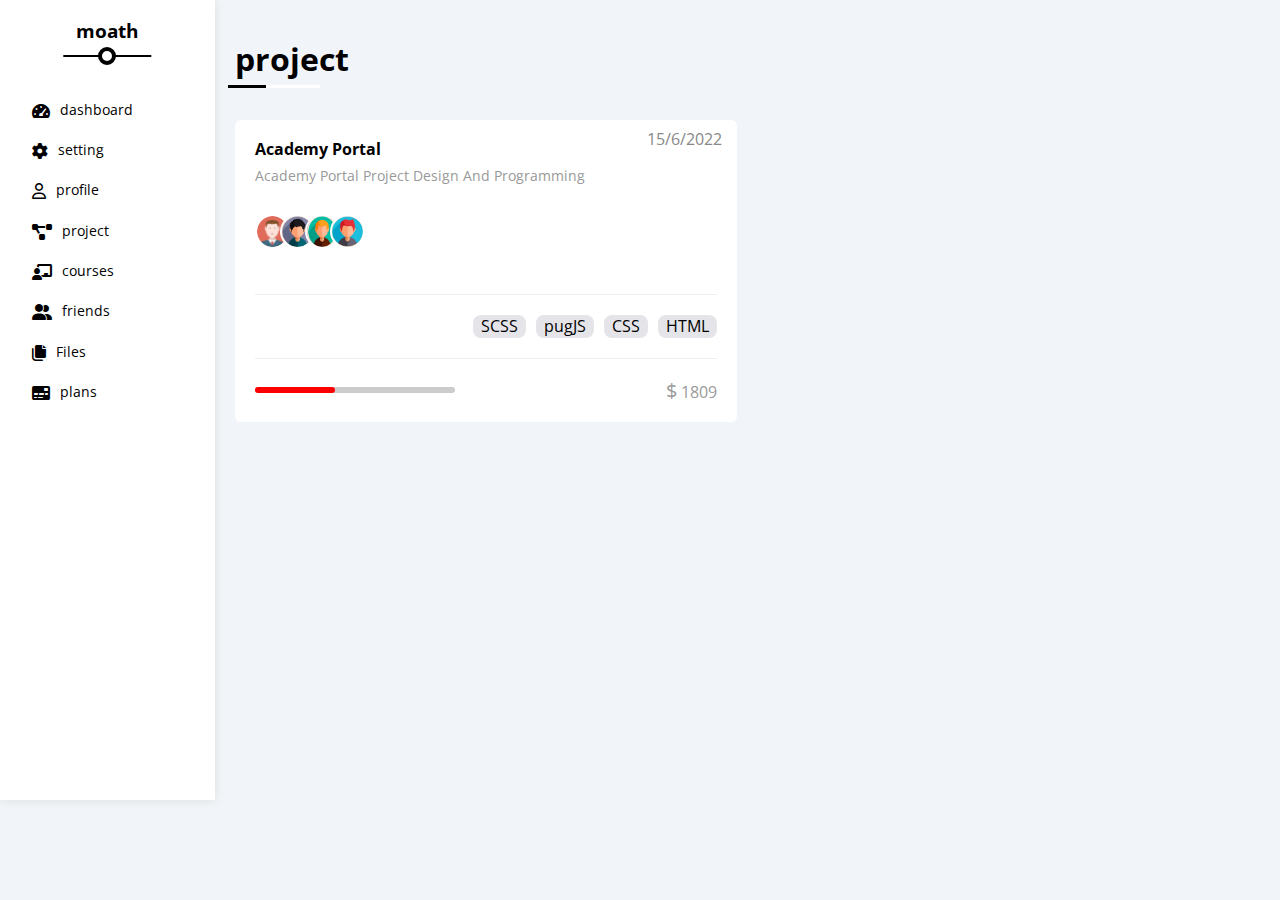
<file: project.html>
<!DOCTYPE html>
<html lang="en">

<head>
  <meta charset="UTF-8">
  <meta http-equiv="X-UA-Compatible" content="IE=edge">
  <meta name="viewport" content="width=device-width, initial-scale=1.0">
  <!-- * * main style sheet  -->
  <link rel="stylesheet" href="./style/style.css">
  <!-- * * fontawsome file -->
  <link rel="stylesheet" href="./style/all.min.css">
  <!-- * * normalize sheet file -->
  <link rel="stylesheet" href="./style/normalize.css">

  <!-- * * google font -->
  <link rel="preconnect" href="https://fonts.googleapis.com">
  <link rel="preconnect" href="https://fonts.gstatic.com" crossorigin>
  <link href="https://fonts.googleapis.com/css2?family=Open+Sans:wght@300;400;500;600;700;800&display=swap"
    rel="stylesheet">

  <title>dashboard</title>
</head>

<body>
  <header></header>
  <main>
    <div class="page disflex bg-gray">
      <div class="sidbar p-20 bg-white pos-relative">
        <h3 class="align-center pos-relative">moath</h3>
        <ul>

          <li>
            <a class="disflex align-center c-black fs14 p-10 rad-6" href="index.html">
              <i class="fa-sharp fa-solid fa-gauge"></i>
              <span>dashboard</span>
            </a>
          </li>

          <li>
            <a class="disflex align-center c-black fs14 p-10 rad-6" href="setting.html">
              <i class="fa-solid fa-gear"></i>
              <span>setting</span>
            </a>
          </li>

          <li>
            <a class="disflex align-center c-black fs14 p-10 rad-6" href="profile.html">
              <i class="fa-regular fa-user"></i>
              <span>profile</span>
            </a>
          </li>


          <li>
            <a class="disflex align-center c-black fs14 p-10 rad-6" href="project.html">
              <i class="fa-sharp fa-solid fa-diagram-project"></i>
              <span>project</span>
            </a>
          </li>

          <li>
            <a class="disflex align-center c-black fs14 p-10 rad-6" href="courses.html">
              <i class="fa-solid fa-chalkboard-user"></i>
              <span>courses</span>
            </a>
          </li>

          <li>
            <a class="disflex align-center c-black fs14 p-10 rad-6" href="friends.html">
              <i class="fa-solid fa-user-group"></i>
              <span>friends</span>
            </a>
          </li>

          <li>
            <a class="disflex align-center c-black fs14 p-10 rad-6" href="Files.html">
              <i class="fa-solid fa-files"></i>
              <span>Files</span>
            </a>
          </li>

          <li>
            <a class="disflex align-center c-black rad-6 fs14 p-10 rad-6" href="plan.html">
              <i class="fa-sharp fa-solid fa-credit-card-front"></i>
              <span>plans</span>
            </a>
          </li>

        </ul>

      </div>

      <div class="project">
        <h1>project</h1>

        <div class="projectcontent">

          <div class="boxP bg-white rad-6 p-20">
            <span class="time">15/6/2022</span>
            <h4>Academy Portal</h4>
            <p>Academy Portal Project Design And Programming</p>
            <div class="avatar">
              <img src="./image/avatar.png" alt="">
              <img src="./image/avatar1.png" alt="">
              <img src="./image/avatar2.png" alt="">
              <img src="./image/avatar3.png" alt="">
            </div>
            <div class="label">
              <span>HTML</span>
              <span>CSS</span>
              <span>pugJS</span>
              <span>SCSS</span>
            </div>
            <div class="prog-price">
              <div class="prog">
                <span style="width: 40%;"></span>
              </div>
              <div class="price">
                <span class="dollar">$</span>
                <span>1809</span>
              </div>
            </div>
          </div>

        </div>

      </div>

    </div>
  </main>
  <footer></footer>

  <script src="./js/script.js"></script>
</body>

</html>
</file>
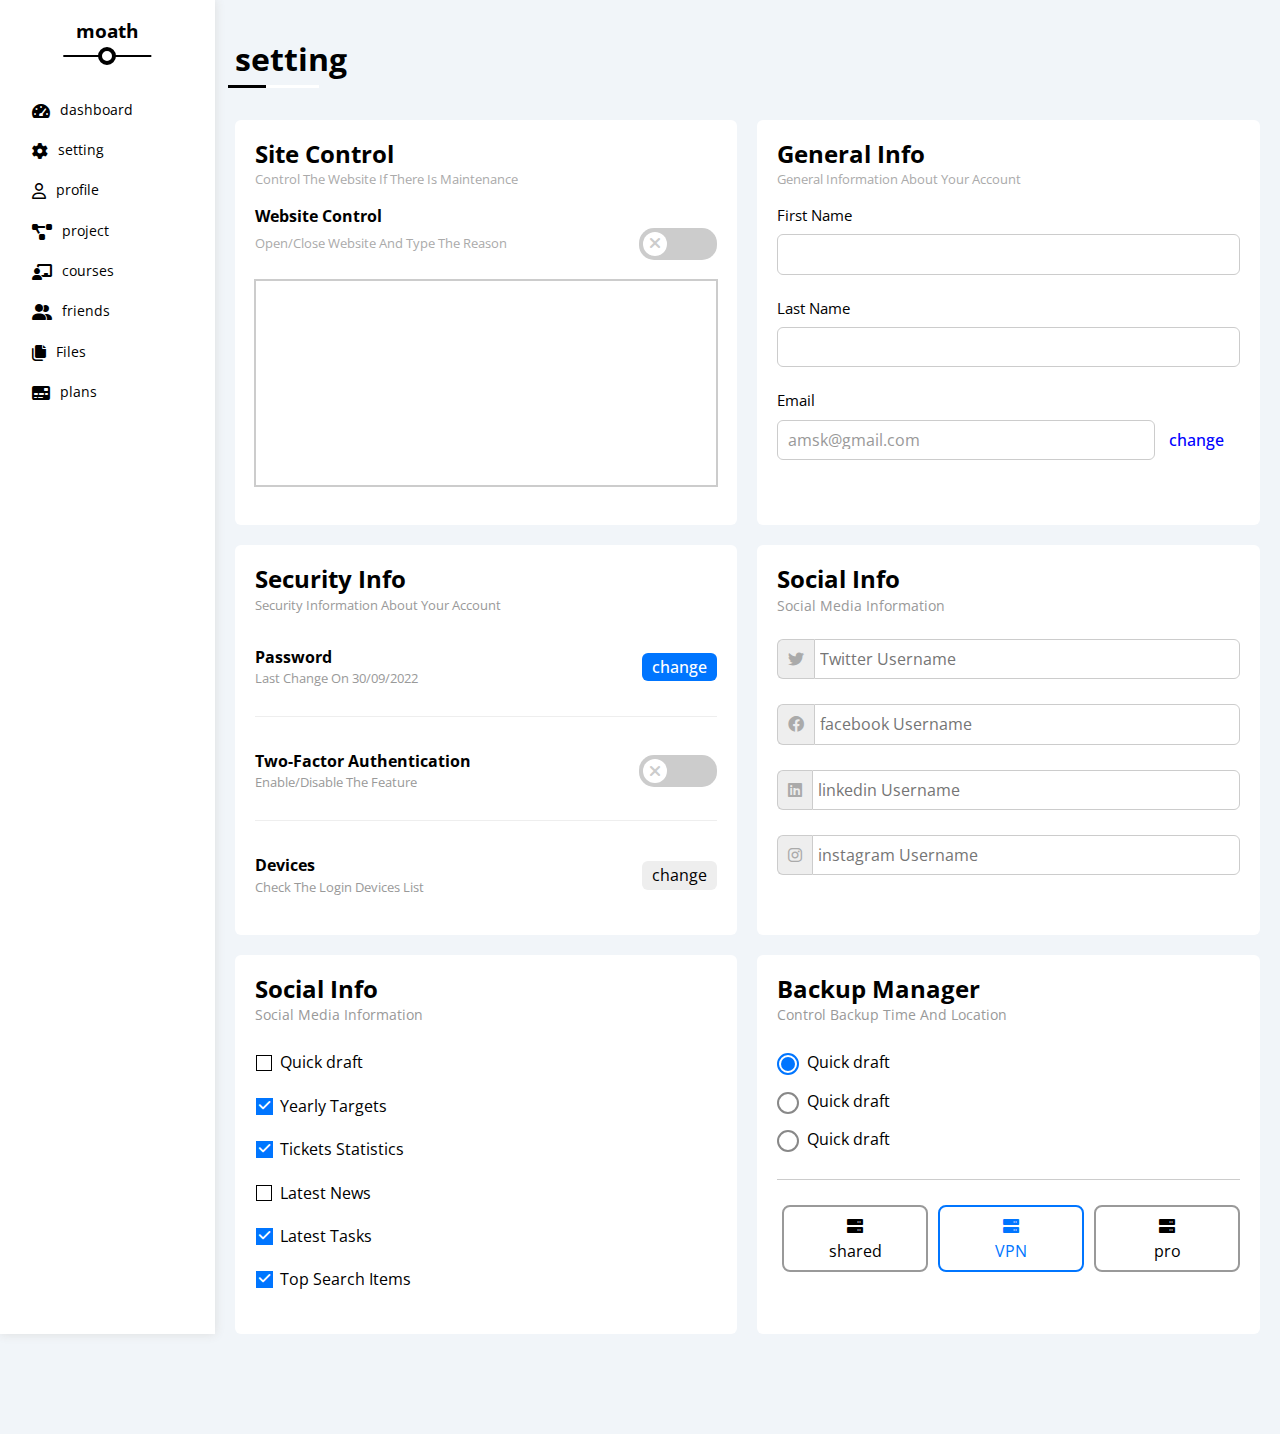
<file: setting.html>
<!DOCTYPE html>
<html lang="en">

<head>
  <meta charset="UTF-8">
  <meta http-equiv="X-UA-Compatible" content="IE=edge">
  <meta name="viewport" content="width=device-width, initial-scale=1.0">
  <!-- * * main style sheet  -->
  <link rel="stylesheet" href="./style/style.css">
  <!-- * * fontawsome file -->
  <link rel="stylesheet" href="./style/all.min.css">
  <!-- * * normalize sheet file -->
  <link rel="stylesheet" href="./style/normalize.css">

  <!-- * * google font -->
  <link rel="preconnect" href="https://fonts.googleapis.com">
  <link rel="preconnect" href="https://fonts.gstatic.com" crossorigin>
  <link href="https://fonts.googleapis.com/css2?family=Open+Sans:wght@300;400;500;600;700;800&display=swap"
    rel="stylesheet">

  <title>dashboard</title>
</head>

<body>
  <header></header>
  <main>
    <div class="page disflex bg-gray">
      <div class="sidbar p-20 bg-white pos-relative">
        <h3 class="align-center pos-relative">moath</h3>
        <ul>

          <li>
            <a class="disflex align-center c-black fs14 p-10 rad-6" href="index.html">
              <i class="fa-sharp fa-solid fa-gauge"></i>
              <span>dashboard</span>
            </a>
          </li>

          <li>
            <a class="disflex align-center c-black fs14 p-10 rad-6" href="setting.html">
              <i class="fa-solid fa-gear"></i>
              <span>setting</span>
            </a>
          </li>

          <li>
            <a class="disflex align-center c-black fs14 p-10 rad-6" href="profile.html">
              <i class="fa-regular fa-user"></i>
              <span>profile</span>
            </a>
          </li>


          <li>
            <a class="disflex align-center c-black fs14 p-10 rad-6" href="project.html">
              <i class="fa-sharp fa-solid fa-diagram-project"></i>
              <span>project</span>
            </a>
          </li>

          <li>
            <a class="disflex align-center c-black fs14 p-10 rad-6" href="courses.html">
              <i class="fa-solid fa-chalkboard-user"></i>
              <span>courses</span>
            </a>
          </li>

          <li>
            <a class="disflex align-center c-black fs14 p-10 rad-6" href="friends.html">
              <i class="fa-solid fa-user-group"></i>
              <span>friends</span>
            </a>
          </li>

          <li>
            <a class="disflex align-center c-black fs14 p-10 rad-6" href="Files.html">
              <i class="fa-solid fa-files"></i>
              <span>Files</span>
            </a>
          </li>

          <li>
            <a class="disflex align-center c-black rad-6 fs14 p-10 rad-6" href="plan.html">
              <i class="fa-sharp fa-solid fa-credit-card-front"></i>
              <span>plans</span>
            </a>
          </li>

        </ul>

      </div>

      <div class="setting">
        <h1>setting</h1>

        <div class="content settingcontent">

          <div class="box websiteturn bg-white rad-6 p-20">
            <h2>Site Control</h2>
            <p>Control The Website If There Is Maintenance</p>
            <div class="control">
              <h4>Website Control</h4>
              <div class="text">
                <p>Open/Close Website And Type The Reason</p>
                <label id="labelbtn">
                  <input class="toggle-checkbox" type="checkbox">
                  <div class="toggle-switch"></div>
                </label>
              </div>
            </div>
            <textarea cols="30" rows="10"></textarea>
          </div>

          <div class="box generalinfo bg-white rad-6 p-20">
            <h2>General Info</h2>
            <p>General Information About Your Account</p>

            <form action="">
              <label for="">First Name</label>
              <input type="text" name="" id="">

              <label for="">Last Name</label>
              <input type="text" name="" id="">

              <label for="">Email</label>
              <input type="email" value="amsk@gmail.com">
              <button>change</button>
            </form>
          </div>

          <div class="box Security bg-white rad-6 p-20">
            <h2>Security Info</h2>
            <p>Security Information About Your Account</p>
            <div class="row">
              <div class="info">
                <h4>Password</h4>
                <p>Last Change On 30/09/2022</p>
              </div>
              <button>change</button>
            </div>
            <div class="row">
              <div class="info">
                <h4>Two-Factor Authentication</h4>
                <p>Enable/Disable The Feature</p>
              </div>
              <label>
                <input class="toggle-checkbox" type="checkbox">
                <div class="toggle-switch"></div>
              </label>
            </div>
            <div class="row Devices">
              <div class="info">
                <h4>Devices</h4>
                <p>Check The Login Devices List</p>
              </div>
              <button>change</button>
            </div>
          </div>

          <div class="Social bg-white rad-6 p-20">
            <h2>Social Info</h2>
            <p>Social Media Information</p>
            <div class="disflex">
              <i class="fa-brands fa-twitter"></i>
              <input type="text" placeholder="Twitter Username">
            </div>
            <div class="disflex">
              <i class="fa-brands fa-facebook"></i>
              <input type="text" placeholder="facebook Username">
            </div>
            <div class="disflex">
              <i class="fa-brands fa-linkedin"></i>
              <input type="text" placeholder="linkedin Username">
            </div>
            <div class="disflex">
              <i class="fa-brands fa-instagram"></i>
              <input type="text" placeholder="instagram Username">
            </div>
          </div>

          <div class="W-control bg-white rad-6 p-20">
            <h2>Social Info</h2>
            <p>Social Media Information</p>
            <div class="control disflex">
              <input type="checkbox" id="one">
              <label for="one" check>Quick draft</label>
            </div>
            <div class="control disflex">
              <input type="checkbox" id="tow" checked>
              <label for="tow">Yearly Targets</label>
            </div>
            <div class="control disflex">
              <input type="checkbox" id="three" checked>
              <label for="three">Tickets Statistics</label>
            </div>
            <div class="control disflex">
              <input type="checkbox" id="four">
              <label for="four">Latest News</label>
            </div>
            <div class="control disflex">
              <input type="checkbox" id="five" checked>
              <label for="five">Latest Tasks</label>
            </div>
            <div class="control disflex">
              <input type="checkbox" id="sex" checked>
              <label for="sex">Top Search Items</label>
            </div>
          </div>

          <div class="backup bg-white rad-6 p-20">
            <h2>Backup Manager</h2>
            <p>Control Backup Time And Location</p>
            <div class="bup radiobutton disflex">
              <input type="radio" id="rone" name="time" checked>
              <label for="rone" check>Quick draft</label>
            </div>
            <div class="bup radiobutton disflex">
              <input type="radio" id="rtow" name="time">
              <label for="rtow" check>Quick draft</label>
            </div>
            <div class="bup lastofbup radiobutton disflex">
              <input type="radio" id="rthree" name="time">
              <label for="rthree" check>Quick draft</label>
            </div>

            <div class="threeboxs disflex">
              <input type="radio" name="boxthree" id="boxthreeone">
              <label for="boxthreeone">
                <i class="fa-solid fa-server"></i>
                <span>shared</span>
              </label>
              <input type="radio" name="boxthree" id="boxthreetow" checked>
              <label for="boxthreetow">
                <i class="fa-solid fa-server"></i>
                <span>VPN</span>
              </label>
              <input type="radio" name="boxthree" id="boxthreethree">
              <label for="boxthreethree">
                <i class="fa-solid fa-server"></i>
                <span>pro</span>
              </label>
            </div>
          </div>


        </div>

      </div>

    </div>
  </main>
  <footer>
  </footer>

  <script src="./js/script.js"></script>
</body>

</html>
</file>
<file: style/style.css>
:root {
  --main-color: #19c8fa;
  --sec-color: rgb(15 116 143 /70%);
  --gloubl-padding: 100px;
}

* {
  -webkit-box-sizing: border-box;
  -moz-box-sizing: border-box;
  box-sizing: border-box;
  padding: 0;
  margin: 0;
  outline: none;
}

html {
  scroll-behavior: smooth;
}

body {
  font-family: "Open Sans", sans-serif;
}

ul {
  list-style: none;
  padding: 0;
  margin: 0;
}

a {
  text-decoration: none;
}

.container {
  padding-left: 15px;
  padding-right: 15px;
  margin-left: auto;
  margin-right: auto;
}

label {
  display: flex;
}
label .toggle-checkbox {
  -webkit-appearance: none;
  appearance: none;
}
label .toggle-switch {
  width: 78px;
  height: 32px;
  background-color: #ccc;
  border-radius: 15px;
  position: relative;
  transition: 0.3s;
  cursor: pointer;
}
label .toggle-switch::before {
  font-family: "Font Awesome 6 pro";
  content: "\f00d";
  font-weight: 900;
  position: absolute;
  width: 24px;
  height: 24px;
  background-color: white;
  border-radius: 50%;
  display: flex;
  justify-content: center;
  align-items: center;
  left: 4px;
  top: 4px;
  color: #ccc;
  transition: 0.3s;
}
label .toggle-checkbox:checked + .toggle-switch {
  background-color: #0075ff;
}
label .toggle-checkbox:checked + .toggle-switch::before {
  content: "\f00c";
  left: 50px;
  color: #0075ff;
}

.bup label {
  cursor: pointer;
  position: relative;
}
.bup input[type=radio] {
  -webkit-appearance: none;
  appearance: none;
}
.bup input[type=radio]:checked + label::after,
.bup input[type=radio]:checked + label::before {
  transform: scale(1);
  border-color: #0075ff;
}
.bup label::before {
  content: "";
  position: absolute;
  border: 2px solid #888;
  width: 18px;
  height: 18px;
  left: 0;
  top: 1;
  border-radius: 50%;
  margin-right: 20px;
}
.bup label::after {
  content: "";
  position: absolute;
  left: 4px;
  background-color: #0075ff;
  top: 4px;
  width: 14px;
  height: 14px;
  border-radius: 50%;
  display: flex;
  justify-content: center;
  align-items: center;
  transform: scale(0);
  transition: 0.3s;
}

.page {
  min-height: 100vh;
  padding-bottom: 100px;
}
.page .sidbar {
  width: 250px;
  box-shadow: 0 0 10px #ddd;
}
.page .sidbar > h3 {
  margin-bottom: 50px;
}
.page .sidbar > h3::after {
  content: "";
  position: absolute;
  width: 50%;
  height: 2px;
  background-color: black;
  left: 50%;
  transform: translateX(-50%);
  top: 35px;
}
.page .sidbar > h3::before {
  content: "";
  position: absolute;
  width: 10px;
  height: 10px;
  background-color: white;
  border-radius: 50%;
  left: 50%;
  transform: translateX(-50%);
  top: 27px;
  border: 4px solid black;
  z-index: 1;
}
.page .sidbar ul li {
  text-align: left;
}
.page .sidbar ul li a {
  margin: 2px;
  transition: 0.5s;
}
.page .sidbar ul li a i {
  font-size: 16px;
}
.page .sidbar ul li a span {
  font-size: 14px;
  margin-left: 10px;
}
.page .sidbar ul li a:hover,
.page .sidbar ul li a.active {
  background-color: #ddd;
}
@media (max-width: 767px) {
  .page .sidbar {
    width: 63px;
    padding: 10px;
  }
  .page .sidbar > h3 {
    font-size: 75%;
    margin-bottom: 25px;
    margin-top: 15px;
    text-transform: capitalize;
  }
  .page .sidbar > h3::after,
.page .sidbar > h3::before {
    display: none;
  }
  .page .sidbar ul li a span {
    display: none;
  }
}
.page .Dash {
  width: 100%;
  overflow: hidden;
}
.page .Dash h1 {
  padding: 20px;
  position: relative;
  display: inline-block;
}
.page .Dash h1::after {
  content: "";
  position: absolute;
  width: 60%;
  height: 3px;
  background-color: white;
  left: 13px;
  bottom: 10px;
}
.page .Dash h1::before {
  content: "";
  position: absolute;
  width: 25%;
  height: 3px;
  background-color: black;
  left: 13px;
  bottom: 10px;
  z-index: 1;
}
.page .Dash .index {
  display: grid;
  grid-template-columns: repeat(auto-fill, minmax(400px, 1fr));
  gap: 20px;
  margin: 40px 20px;
}
.page .Dash .index .welcome .up {
  display: flex;
  justify-content: space-between;
  background-color: #eee;
  padding: 10px;
  position: relative;
}
.page .Dash .index .welcome .up .info {
  margin: 10px 18px;
}
.page .Dash .index .welcome .up .info h2 {
  margin-bottom: 5px;
}
.page .Dash .index .welcome .up .info p {
  text-transform: capitalize;
}
.page .Dash .index .welcome .up img {
  width: 150px;
}
.page .Dash .index .welcome .up #imgprofile {
  width: 64px;
  position: absolute;
  bottom: -27px;
  left: 47px;
  border: 5px solid white;
  border-radius: 30px;
  box-shadow: 0 0 10px black;
}
.page .Dash .index .welcome .down {
  background-color: white;
  padding-top: 55px;
  padding-bottom: 65px;
}
.page .Dash .index .welcome .down .deve {
  padding: 20px 0;
  border-top: 1px solid #eee;
  border-bottom: 1px solid #eee;
  font-size: 23px;
  font-weight: bold;
  text-align: center;
}
.page .Dash .index .welcome .down .deve span {
  font-size: 14px;
  font-weight: 100;
  margin-top: 10px;
  color: #aaa;
}
.page .Dash .index .welcome .down button {
  float: right;
  margin: 20px;
  border: none;
  padding: 5px 10px;
  color: white;
  background-color: #0075ff;
  font-size: 14px;
}
.page .Dash .index .Draft {
  padding: 20px;
}
.page .Dash .index .Draft h2 {
  margin-bottom: 15px;
}
.page .Dash .index .Draft > p {
  margin-bottom: 15px;
}
.page .Dash .index .Draft form {
  background-color: white;
}
.page .Dash .index .Draft form input {
  border: none;
  background-color: #eee;
  margin-bottom: 10px;
  padding: 7px;
}
.page .Dash .index .Draft form textarea {
  border: none;
  background-color: #eee;
  padding: 7px;
}
.page .Dash .index .Targets {
  padding: 20px;
}
.page .Dash .index .Targets h2 {
  margin-bottom: 10px;
}
.page .Dash .index .Targets p {
  margin-bottom: 10px;
  color: #aaa;
}
.page .Dash .index .Targets .row {
  margin-top: 20px;
}
.page .Dash .index .Targets .row .i {
  width: 90px;
  height: 70px;
  color: rgb(0, 117, 255);
  display: flex;
  justify-content: center;
  align-items: center;
  margin-right: 15px;
  background-color: rgba(0, 117, 255, 0.3);
}
.page .Dash .index .Targets .row .i i {
  font-size: 19px;
}
.page .Dash .index .Targets .row .right {
  gap: 4px;
  width: 100%;
}
.page .Dash .index .Targets .row .right span {
  font-size: 14px;
  color: #999;
}
.page .Dash .index .Targets .row .right .progress {
  height: 4px;
  margin-top: 15px;
  width: 100%;
  background-color: rgba(0, 117, 255, 0.3);
  transition: 0.8s;
}
.page .Dash .index .Targets .row .right .progress span {
  position: absolute;
  height: 4px;
  background-color: #0075ff;
  transition: 0.8s;
}
.page .Dash .index .Targets .row .right .progress span span {
  position: absolute;
  width: fit-content;
  padding: 5px;
  height: fit-content;
  font-weight: 500;
  bottom: 15px;
  font-size: 12px;
  right: -13px;
  color: white;
  border-radius: 6px;
  transition: 0.8s;
}
.page .Dash .index .Targets .row .right .progress span span::after {
  content: "";
  border-color: #0075ff transparent transparent transparent;
  border-width: 7px;
  border-style: solid;
  position: absolute;
  left: 50%;
  top: 23px;
  transform: translateX(-50%);
  transition: 0.8s;
}
.page .Dash .index .Targets .green .i {
  background-color: rgba(34, 197, 94, 0.2);
  color: #22c55e;
}
.page .Dash .index .Targets .green .right .progress {
  background-color: rgba(34, 197, 94, 0.2);
}
.page .Dash .index .Targets .green .right .progress span {
  background-color: #22c55e;
}
.page .Dash .index .Targets .green .right .progress span span::after {
  border-color: #22c55e transparent transparent transparent;
}
.page .Dash .index .Targets .yellow .i {
  background-color: rgba(245, 158, 11, 0.2);
  color: #f59e0b;
}
.page .Dash .index .Targets .yellow .right .progress {
  background-color: rgba(245, 158, 11, 0.2);
}
.page .Dash .index .Targets .yellow .right .progress span {
  background-color: #f59e0b;
}
.page .Dash .index .Targets .yellow .right .progress span span::after {
  border-color: #f59e0b transparent transparent transparent;
}
.page .Dash .index .Statistics {
  padding: 20px;
}
.page .Dash .index .Statistics #title {
  margin-bottom: 10px;
}
.page .Dash .index .Statistics #ptitle {
  margin-bottom: 50px;
  color: #aaa;
}
.page .Dash .index .Statistics .boxs {
  display: flex;
  flex-wrap: wrap;
  gap: 20px;
}
.page .Dash .index .Statistics .boxs .box {
  display: flex;
  flex-direction: column;
  align-items: center;
  border: 1px solid #aaa;
  border-radius: 6px;
  padding: 15px;
  width: calc(50% - 20px);
}
.page .Dash .index .Statistics .boxs .box i {
  font-size: 23px;
}
.page .Dash .index .Statistics .boxs .box i.orange {
  color: orange;
}
.page .Dash .index .Statistics .boxs .box i.red {
  color: red;
}
.page .Dash .index .Statistics .boxs .box i.blue {
  color: blue;
}
.page .Dash .index .Statistics .boxs .box i.green {
  color: green;
}
.page .Dash .index .Statistics .boxs .box span {
  font-size: 25px;
  font-weight: 500;
  margin: 5px 0;
}
.page .Dash .index .Statistics .boxs .box p {
  font-size: 14px;
  color: #aaa;
}
.page .Dash .index .news h2 {
  margin-bottom: 10px;
}
.page .Dash .index .news .row {
  display: flex;
  justify-content: space-between;
  align-items: center;
}
.page .Dash .index .news .row .imag {
  display: flex;
  align-items: center;
  width: 80%;
}
.page .Dash .index .news .row .imag img {
  width: 25%;
  margin-right: 10px;
}
.page .Dash .index .news .row .imag .info h3 {
  font-size: 19px;
}
.page .Dash .index .news .row .imag .info p {
  font-size: 13px;
  margin-top: 6px;
  color: #aaa;
}
.page .Dash .index .news .row .label {
  font-size: 13px;
  width: fit-content;
  background-color: #ccc;
  padding: 4px 10px;
  flex: 1;
}
.page .Dash .index .news .row:not(:last-of-type) {
  margin-bottom: 20px;
  border-bottom: 1px solid #ccc;
  padding-bottom: 20px;
}
.page .Dash .index .tasks h2 {
  margin-bottom: 10px;
}
.page .Dash .index .tasks .row {
  display: flex;
  justify-content: space-between;
  align-items: center;
}
.page .Dash .index .tasks .row .info h4 {
  font-weight: 600;
  margin-bottom: 4px;
}
.page .Dash .index .tasks .row .info p {
  font-size: 14px;
  color: #999;
}
.page .Dash .index .tasks .row i {
  cursor: pointer;
}
.page .Dash .index .tasks .row:not(:last-of-type) {
  margin-bottom: 10px;
  padding-bottom: 15px;
  border-bottom: 1px solid #ccc;
}
.page .Dash .index .tasks .row.delete .info h4,
.page .Dash .index .tasks .row.delete .info p {
  text-decoration: line-through;
  color: #ccc;
}
.page .Dash .index .tasks .row.delete i {
  text-decoration: line-through;
  color: #ccc;
  cursor: none;
}
.page .Dash .index .top-search h2 {
  margin-bottom: 20px;
}
.page .Dash .index .top-search .row:first-of-type {
  align-items: center;
}
.page .Dash .index .top-search .row:first-of-type h4 {
  font-weight: 600;
}
.page .Dash .index .top-search .row:first-of-type span {
  background-color: white;
  font-weight: 600;
}
.page .Dash .index .top-search .row {
  display: flex;
  justify-content: space-between;
}
.page .Dash .index .top-search .row h4 {
  font-weight: 500;
}
.page .Dash .index .top-search .row span {
  width: fit-content;
  padding: 3px 7px;
  background-color: #ccc;
  border-radius: 6px;
}
.page .Dash .index .top-search .row:not(:last-of-type) {
  margin-bottom: 20px;
  padding-bottom: 15px;
}
.page .Dash .index .files h2 {
  margin-bottom: 10px;
}
.page .Dash .index .files .row {
  display: flex;
  justify-content: space-between;
  align-items: center;
}
.page .Dash .index .files .row .imag {
  display: flex;
  align-items: center;
  width: 100%;
}
.page .Dash .index .files .row .imag img {
  width: 10%;
  margin-right: 10px;
}
.page .Dash .index .files .row .imag .info h3 {
  font-size: 19px;
}
.page .Dash .index .files .row .imag .info p {
  font-size: 13px;
  margin-top: 6px;
  color: #aaa;
}
.page .Dash .index .files .row .label {
  font-size: 13px;
  width: fit-content;
  background-color: #ccc;
  padding: 4px 10px;
  flex: 1;
}
.page .Dash .index .files .row:not(:last-of-type) {
  margin-bottom: 15px;
  padding-bottom: 15px;
}
.page .Dash .index .Project {
  position: relative;
}
.page .Dash .index .Project h2 {
  margin-bottom: 10px;
}
.page .Dash .index .Project ul {
  position: relative;
}
.page .Dash .index .Project ul li {
  font-size: 20px;
  font-weight: 500;
  text-transform: capitalize;
  position: relative;
  margin-left: 55px;
  margin-bottom: 30px;
}
.page .Dash .index .Project ul li::before {
  content: "";
  position: absolute;
  width: 20px;
  height: 20px;
  background-color: #fff;
  border-radius: 50%;
  left: -40px;
  top: 1px;
  border: 2px solid white;
  outline: 2px solid #0075ff;
}
.page .Dash .index .Project ul li.current::before {
  animation: flash 0.8s infinite alternate;
}
.page .Dash .index .Project ul li.complit::before {
  background-color: #0075ff;
}
@keyframes flash {
  0% {
    background-color: white;
  }
  100% {
    background-color: #0075ff;
  }
}
.page .Dash .index .Project ul::before {
  content: "";
  position: absolute;
  width: 2px;
  height: 100%;
  background-color: #0075ff;
  left: 26px;
}
.page .Dash .index .Project img {
  position: absolute;
  right: 60px;
  width: 100px;
  bottom: 30px;
  opacity: 0.3;
  transform: rotate(-51deg);
}
.page .Dash .index .Reminders h2 {
  margin-bottom: 15px;
}
.page .Dash .index .Reminders ul li {
  position: relative;
  display: flex;
  align-items: center;
  margin-bottom: 25px;
}
.page .Dash .index .Reminders ul li span {
  background-color: blue;
  width: 20px;
  height: 20px;
  border-radius: 50%;
  margin-right: 15px;
}
.page .Dash .index .Reminders ul li .info {
  border-left: 3px solid blue;
  padding-left: 20px;
}
.page .Dash .index .Reminders ul li .info h5 {
  margin-bottom: 10px;
  text-transform: capitalize;
  font-weight: 600;
  font-size: 17px;
}
.page .Dash .index .Reminders ul li .info p {
  font-size: 13px;
  color: #999;
}
.page .Dash .index .Reminders ul li.orange span {
  background-color: orange;
}
.page .Dash .index .Reminders ul li.orange .info {
  border-left: 3px solid orange;
}
.page .Dash .index .Reminders ul li.green span {
  background-color: greenyellow;
}
.page .Dash .index .Reminders ul li.green .info {
  border-left: 3px solid greenyellow;
}
.page .Dash .index .Reminders ul li.red span {
  background-color: red;
}
.page .Dash .index .Reminders ul li.red .info {
  border-left: 3px solid red;
}
.page .Dash .index .Reminders ul li.black span {
  background-color: black;
}
.page .Dash .index .Reminders ul li.black .info {
  border-left: 3px solid black;
}
.page .Dash .index .post h2.title {
  margin-bottom: 35px;
}
.page .Dash .index .post .up {
  display: flex;
  align-items: center;
  margin-bottom: 25px;
}
.page .Dash .index .post .up .imag {
  margin-left: 20px;
  margin-right: 25px;
}
.page .Dash .index .post .up .imag img {
  width: 60px;
}
.page .Dash .index .post .up .info p {
  font-size: 14px;
  line-height: 2;
  color: #aaa;
}
.page .Dash .index .post .down {
  text-transform: capitalize;
  line-height: 1.8;
  border-top: 1px solid #eee;
  border-bottom: 1px solid #eee;
  min-height: 140px;
  padding-top: 20px;
}
.page .Dash .index .post .icon {
  display: flex;
  justify-content: space-between;
  margin-top: 25px;
  color: #888;
}
.page .Dash .index .social h2 {
  margin-bottom: 25px;
}
.page .Dash .index .social .row {
  display: flex;
  justify-content: space-between;
  align-items: center;
  background-color: rgba(0, 119, 255, 0.231372549);
  margin-bottom: 20px;
}
.page .Dash .index .social .row .left {
  display: flex;
  align-items: center;
}
.page .Dash .index .social .row .left i {
  background-color: #0075f2;
  font-size: 23px;
  color: #fff;
  margin-right: 20px;
  width: 56px;
  height: 56px;
  display: flex;
  align-items: center;
  justify-content: center;
  transition: 0.3s;
}
.page .Dash .index .social .row .left i:hover {
  transform: rotate(5deg);
}
.page .Dash .index .social .row .left span {
  color: #0075f2;
}
.page .Dash .index .social .row a {
  margin-right: 25px;
  padding: 5px 10px;
  background-color: #0075f2;
  color: white;
  border-radius: 6px;
}
.page .Dash .index .social .row.youtube {
  background-color: rgba(255, 0, 0, 0.274);
}
.page .Dash .index .social .row.youtube .left i {
  background-color: red;
}
.page .Dash .index .social .row.youtube .left span {
  color: red;
}
.page .Dash .index .social .row.youtube a {
  background-color: red;
}
.page .Dash .index .social .row.linkedin {
  background-color: hsla(201deg, 100%, 35%, 0.219);
}
.page .Dash .index .social .row.linkedin .left i {
  background-color: hsl(201deg, 100%, 35%);
}
.page .Dash .index .social .row.linkedin .left span {
  color: #0077b5;
}
.page .Dash .index .social .row.linkedin a {
  background-color: #0077b5;
}
.page .Dash .index .social .row.twetter {
  background-color: rgba(29, 160, 242, 0.322);
}
.page .Dash .index .social .row.twetter .left i {
  background-color: #1da1f2;
}
.page .Dash .index .social .row.twetter .left span {
  color: #1da1f2;
}
.page .Dash .index .social .row.twetter a {
  background-color: #1da1f2;
}
.page .Dash .index .todo {
  position: relative;
}
.page .Dash .index .todo h2 {
  margin-bottom: 40px;
}
.page .Dash .index .todo button {
  position: absolute;
  top: 20px;
  right: 25px;
  border: none;
  padding: 7px 14px;
  border-radius: 9px;
  background-color: #0075ff;
  color: white;
  font-weight: 600;
  text-transform: capitalize;
  cursor: pointer;
}
.page .Dash .index .todo form {
  position: absolute;
  background-color: #eee;
  width: 300px;
  height: 120px;
  left: 50%;
  top: 50%;
  transform: translate(-50%, -50%);
  margin-left: auto;
  margin-right: auto;
  transition: 0.7s;
  display: none;
}
.page .Dash .index .todo form i {
  font-size: small;
  margin-left: 10px;
  cursor: pointer;
}
.page .Dash .index .todo form input {
  width: 200px;
  height: 30px;
  transform: translate(30px, 40px);
  border-radius: 6px;
  padding-left: 5px;
}
.page .Dash .index .todo form input[type=button] {
  width: fit-content;
  display: block;
  transform: translate(120px, 50px);
  border: none;
  background-color: #0075ff;
  border-radius: 9px;
  color: white;
  text-transform: capitalize;
  font-weight: 600;
  cursor: pointer;
}
.page .Dash .index .todo .list .row {
  display: flex;
  justify-content: space-between;
  margin-bottom: 20px;
  align-items: center;
}
.page .Dash .index .todo .list .row span {
  font-size: 15px;
  font-weight: 500;
  text-transform: capitalize;
}
.page .Dash .index .todo .list .row i {
  cursor: pointer;
}
.page .Dash .index .todo .list .row:not(:last-of-type) {
  border-bottom: 1px solid #eee;
  padding-bottom: 20px;
}
@media (max-width: 767px) {
  .page .Dash .content {
    grid-template-columns: minmax(100px, 1fr);
  }
}
.page .Dash .table-dash {
  margin: 0 20px;
  overflow-x: auto;
}
.page .Dash .table-dash h2 {
  margin-bottom: 25px;
}
.page .Dash .table-dash table {
  width: 100%;
  border-spacing: 0;
  min-width: 1000px;
}
.page .Dash .table-dash table thead tr {
  background-color: #ccc;
}
.page .Dash .table-dash table thead tr td {
  padding: 20px;
  text-transform: capitalize;
  font-weight: 600;
}
.page .Dash .table-dash table tbody tr td {
  padding: 20px;
  border: 1px solid #ccc;
}
.page .Dash .table-dash table tbody tr td img {
  width: 32px;
  height: 32px;
  border-radius: 20px;
}
.page .Dash .table-dash table tbody tr td img:not(:first-of-type) {
  margin-left: -20px;
}
.page .Dash .table-dash table tbody tr td span {
  font-size: 13px;
  padding: 4px 10px;
  background-color: #22c55e;
  border-radius: 6px;
  color: white;
}
.page .Dash .table-dash table tbody tr td span.Completed {
  background-color: #22c55e;
}
.page .Dash .table-dash table tbody tr td span.Rejected {
  background-color: #f44336;
}
.page .Dash .table-dash table tbody tr td span.Progress {
  background-color: #0d69d5;
}
.page .Dash .table-dash table tbody tr td span.Pending {
  background-color: #f59e0b;
}
.page .Dash .table-dash table tbody tr:hover {
  background-color: #e9e9e9;
}
.page .Dash .table-dash table tbody tr:nth-child(even) {
  background-color: #efefef;
}

.page .setting {
  width: 100%;
  overflow: hidden;
}
.page .setting h1 {
  padding: 20px;
  position: relative;
  display: inline-block;
}
.page .setting h1::after {
  content: "";
  position: absolute;
  width: 60%;
  height: 3px;
  background-color: white;
  left: 13px;
  bottom: 10px;
}
.page .setting h1::before {
  content: "";
  position: absolute;
  width: 25%;
  height: 3px;
  background-color: black;
  left: 13px;
  bottom: 10px;
  z-index: 1;
}
.page .setting .settingcontent {
  display: grid;
  grid-template-columns: repeat(auto-fill, minmax(400px, 1fr));
  gap: 20px;
  margin: 0px 20px;
}
.page .setting .settingcontent .websiteturn h2 {
  margin-bottom: 5px;
}
.page .setting .settingcontent .websiteturn p {
  font-size: 13px;
  color: #aaa;
}
.page .setting .settingcontent .websiteturn .control {
  margin-bottom: 20px;
}
.page .setting .settingcontent .websiteturn .control h4 {
  margin: 20px 0 2px;
}
.page .setting .settingcontent .websiteturn .control .text {
  display: flex;
  justify-content: space-between;
  align-items: center;
}
.page .setting .settingcontent .websiteturn textarea {
  resize: none;
  width: 100%;
  border: 1px solid #ccc;
  min-height: 150px;
  outline: 1px solid #ccc;
  padding: 10px;
}
.page .setting .settingcontent .generalinfo h2 {
  margin-bottom: 5px;
}
.page .setting .settingcontent .generalinfo p {
  color: #aaa;
  font-size: 13px;
}
.page .setting .settingcontent .generalinfo form {
  margin: 20px 0;
}
.page .setting .settingcontent .generalinfo form label {
  font-size: 15px;
  margin-bottom: 10px;
}
.page .setting .settingcontent .generalinfo form input {
  width: 100%;
  padding: 10px;
  border: 1px solid #ccc;
  border-radius: 6px;
  margin-bottom: 25px;
}
.page .setting .settingcontent .generalinfo form input[type=email] {
  width: calc(100% - 85px);
  color: #999;
  cursor: no-drop;
}
.page .setting .settingcontent .generalinfo form button {
  border: none;
  padding: 5px 10px;
  background-color: white;
  color: blue;
  font-weight: 500;
  cursor: pointer;
}
.page .setting .settingcontent .Security h2 {
  margin-bottom: 5px;
}
.page .setting .settingcontent .Security p {
  font-size: 13px;
  color: #999;
}
.page .setting .settingcontent .Security .row {
  display: flex;
  justify-content: space-between;
  align-items: center;
  margin: 35px 0 20px;
}
.page .setting .settingcontent .Security .row .info h4 {
  margin-bottom: 5px;
}
.page .setting .settingcontent .Security .row button {
  background-color: #0075ff;
  border: none;
  padding: 5px 10px;
  border-radius: 6px;
  color: white;
  font-weight: 500;
  cursor: pointer;
}
.page .setting .settingcontent .Security .row:not(:last-of-type) {
  padding-bottom: 30px;
  border-bottom: 1px solid #eee;
}
.page .setting .settingcontent .Security .Devices button {
  background-color: #eee;
  color: black;
  font-weight: 400;
  cursor: pointer;
}
.page .setting .settingcontent .Social h2 {
  margin-bottom: 5px;
}
.page .setting .settingcontent .Social p {
  font-size: 14px;
  color: #999;
}
.page .setting .settingcontent .Social div {
  margin: 25px 0;
}
.page .setting .settingcontent .Social div i {
  padding: 10px;
  background-color: #eee;
  border: 1px solid #ccc;
  color: #aaa;
  border-radius: 6px 0 0 6px;
  border-right: none;
  transition: 0.3s;
}
.page .setting .settingcontent .Social div input {
  width: 100%;
  padding: 0 5px;
  border: 1px solid #ccc;
  border-radius: 0 6px 6px 0;
}
.page .setting .settingcontent .Social div:focus-within i {
  color: #0075ff;
  font-size: 19px;
}
.page .setting .settingcontent .W-control h2 {
  margin-bottom: 5px;
}
.page .setting .settingcontent .W-control p {
  margin-bottom: 30px;
  font-size: 14px;
  color: #999;
}
.page .setting .settingcontent .W-control .control input[type=checkbox] {
  -webkit-appearance: none;
  appearance: none;
}
.page .setting .settingcontent .W-control .control label {
  cursor: pointer;
  position: relative;
}
.page .setting .settingcontent .W-control .control label::before {
  content: "";
  position: absolute;
  border: 1px solid #000;
  width: 14px;
  height: 14px;
  left: -24px;
  top: 50%;
  transform: translateY(-50%);
}
.page .setting .settingcontent .W-control .control label::after {
  font-family: "Font Awesome 6 pro";
  position: absolute;
  content: "\f00c";
  left: -24px;
  font-size: 13px;
  background-color: #0075ff;
  color: white;
  font-weight: 800;
  top: 1px;
  width: 17px;
  height: 17px;
  display: flex;
  justify-content: center;
  align-items: center;
  transform: scale(0) rotate(360deg);
  transition: 0.3s;
}
.page .setting .settingcontent .W-control .control input[type=checkbox]:checked + label::after {
  transform: scale(1);
}
.page .setting .settingcontent .W-control .control {
  align-items: center;
  margin-bottom: 25px;
}
.page .setting .settingcontent .W-control .control label {
  margin-left: 25px;
}
.page .setting .settingcontent .backup h2 {
  margin-bottom: 5px;
}
.page .setting .settingcontent .backup p {
  margin-bottom: 30px;
  font-size: 14px;
  color: #999;
}
.page .setting .settingcontent .backup .bup {
  align-items: center;
  margin-bottom: 20px;
}
.page .setting .settingcontent .backup .bup label {
  padding-left: 30px;
}
.page .setting .settingcontent .backup .lastofbup {
  margin-bottom: 30px;
}
.page .setting .settingcontent .backup .threeboxs {
  justify-content: space-around;
  border-top: 1px solid #ccc;
  padding-top: 25px;
  gap: 5px;
}
.page .setting .settingcontent .backup .threeboxs input[type=radio] {
  -webkit-appearance: none;
  appearance: none;
}
.page .setting .settingcontent .backup .threeboxs input[type=radio]:checked + label {
  border-color: #0075ff;
  color: #0075ff;
}
.page .setting .settingcontent .backup .threeboxs label {
  border: 2px solid #999;
  width: 100%;
  border-radius: 8px;
  display: flex;
  flex-direction: column;
  align-items: center;
  gap: 6px;
  cursor: pointer;
}
.page .setting .settingcontent .backup .threeboxs label i {
  margin: 10px 0 0;
}
.page .setting .settingcontent .backup .threeboxs label span {
  margin: 1px 0 10px;
}

.page .project {
  width: 100%;
  overflow: hidden;
}
.page .project h1 {
  padding: 20px;
  position: relative;
  display: inline-block;
}
.page .project h1::after {
  content: "";
  position: absolute;
  width: 60%;
  height: 3px;
  background-color: white;
  left: 13px;
  bottom: 10px;
}
.page .project h1::before {
  content: "";
  position: absolute;
  width: 25%;
  height: 3px;
  background-color: black;
  left: 13px;
  bottom: 10px;
  z-index: 1;
}
.page .project .projectcontent {
  display: grid;
  grid-template-columns: repeat(auto-fill, minmax(500px, 1fr));
  gap: 20px;
  margin: 0px 20px;
}
.page .project .projectcontent .boxP {
  position: relative;
}
.page .project .projectcontent .boxP .time {
  position: absolute;
  right: 15px;
  top: 10px;
  color: #888;
}
.page .project .projectcontent .boxP h4 {
  margin-bottom: 10px;
}
.page .project .projectcontent .boxP p {
  font-size: 14px;
  color: #999;
}
.page .project .projectcontent .boxP .avatar {
  margin: 30px 0 20px;
  position: relative;
  min-height: 60px;
}
.page .project .projectcontent .boxP .avatar img {
  width: 35px;
  height: 35px;
  border: 2px solid white;
  border-radius: 50%;
  position: absolute;
  left: 0;
  z-index: 0;
  cursor: pointer;
}
.page .project .projectcontent .boxP .avatar img:nth-child(2) {
  left: 25px;
  z-index: 1;
}
.page .project .projectcontent .boxP .avatar img:nth-child(3) {
  left: 50px;
  z-index: 1;
}
.page .project .projectcontent .boxP .avatar img:nth-child(4) {
  left: 75px;
  z-index: 1;
}
.page .project .projectcontent .boxP .avatar img:nth-child(5) {
  left: 100px;
  z-index: 1;
}
.page .project .projectcontent .boxP .avatar img:hover {
  z-index: 2;
}
.page .project .projectcontent .boxP .label {
  margin: 5px 0;
  padding: 20px 0;
  border-color: #eee;
  border-width: 1px 0 1px 0;
  border-style: solid;
  display: flex;
  gap: 10px;
  flex-direction: row-reverse;
}
.page .project .projectcontent .boxP .label span {
  background-color: #e5e5e9;
  padding: 2px 8px;
  border-radius: 8px;
}
.page .project .projectcontent .boxP .prog-price {
  display: flex;
  justify-content: space-between;
  align-items: center;
  margin-top: 20px;
}
.page .project .projectcontent .boxP .prog-price .prog {
  width: 200px;
  height: 6px;
  background-color: #ccc;
  border-radius: 8px;
  position: relative;
}
.page .project .projectcontent .boxP .prog-price .prog span {
  position: absolute;
  bottom: 0;
  height: 6px;
  width: 30%;
  background-color: red;
  border-radius: 9px;
}
.page .project .projectcontent .boxP .prog-price .price .dollar {
  font-size: 20px;
}
.page .project .projectcontent .boxP .prog-price .price span {
  color: #999;
}
@media (max-width: 767px) {
  .page .project .projectcontent {
    grid-template-columns: minmax(200px, 1fr);
    margin-left: 10px;
    margin-right: 10px;
    gap: 10px;
  }
}

.page .file {
  width: 100%;
  overflow: hidden;
}
.page .file h1 {
  padding: 20px;
  position: relative;
  display: inline-block;
}
.page .file h1::after {
  content: "";
  position: absolute;
  width: 60%;
  height: 3px;
  background-color: white;
  left: 13px;
  bottom: 10px;
}
.page .file h1::before {
  content: "";
  position: absolute;
  width: 25%;
  height: 3px;
  background-color: black;
  left: 13px;
  bottom: 10px;
  z-index: 1;
}
.page .file .content {
  display: grid;
  grid-template-columns: repeat(auto-fill, minmax(400px, 1fr));
  gap: 20px;
  margin: 40px 20px;
}

.page .friends {
  width: 100%;
  overflow: hidden;
}
.page .friends h1 {
  padding: 20px;
  position: relative;
  display: inline-block;
}
.page .friends h1::after {
  content: "";
  position: absolute;
  width: 60%;
  height: 3px;
  background-color: white;
  left: 13px;
  bottom: 10px;
}
.page .friends h1::before {
  content: "";
  position: absolute;
  width: 25%;
  height: 3px;
  background-color: black;
  left: 13px;
  bottom: 10px;
  z-index: 1;
}
.page .friends .content {
  display: grid;
  grid-template-columns: repeat(auto-fill, minmax(400px, 1fr));
  gap: 20px;
  margin: 40px 20px;
}

.page .plans {
  width: 100%;
  overflow: hidden;
}
.page .plans h1 {
  padding: 20px;
  position: relative;
  display: inline-block;
}
.page .plans h1::after {
  content: "";
  position: absolute;
  width: 60%;
  height: 3px;
  background-color: white;
  left: 13px;
  bottom: 10px;
}
.page .plans h1::before {
  content: "";
  position: absolute;
  width: 25%;
  height: 3px;
  background-color: black;
  left: 13px;
  bottom: 10px;
  z-index: 1;
}
.page .plans .content {
  display: grid;
  grid-template-columns: repeat(auto-fill, minmax(400px, 1fr));
  gap: 20px;
  margin: 40px 20px;
}

.page .courses {
  width: 100%;
  overflow: hidden;
}
.page .courses h1 {
  padding: 20px;
  position: relative;
  display: inline-block;
}
.page .courses h1::after {
  content: "";
  position: absolute;
  width: 60%;
  height: 3px;
  background-color: white;
  left: 13px;
  bottom: 10px;
}
.page .courses h1::before {
  content: "";
  position: absolute;
  width: 25%;
  height: 3px;
  background-color: black;
  left: 13px;
  bottom: 10px;
  z-index: 1;
}
.page .courses .coursescontent {
  display: grid;
  grid-template-columns: repeat(auto-fill, minmax(300px, 1fr));
  gap: 20px;
  margin: 0px 20px;
}
.page .courses .coursescontent .box .head {
  position: relative;
}
.page .courses .coursescontent .box .head img {
  width: 100%;
}
.page .courses .coursescontent .box .head img.avatar {
  position: absolute;
  width: 60px;
  left: 15px;
  top: 15px;
}
.page .courses .coursescontent .box .body {
  padding: 10px;
  margin-bottom: 25px;
}
.page .courses .coursescontent .box .body h3 {
  margin-bottom: 15px;
  text-transform: capitalize;
}
.page .courses .coursescontent .box .body p {
  color: #898989;
}
.page .courses .coursescontent .box .foot {
  position: relative;
  display: flex;
  justify-content: space-between;
  align-items: center;
  padding: 30px 15px 15px 15px;
  border-top: 1px solid #eee;
}
.page .courses .coursescontent .box .foot span {
  color: #898989;
  font-size: 14px;
}
.page .courses .coursescontent .box .foot span.user::before {
  font-family: "font awesome 6 pro";
  content: "\f0c0";
  padding-right: 10px;
}
.page .courses .coursescontent .box .foot span.price::before {
  font-family: "font awesome 6 pro";
  content: "$";
  padding-right: 10px;
  font-size: 18px;
}
.page .courses .coursescontent .box .foot button {
  position: absolute;
  left: 50%;
  top: -15px;
  transform: translateX(-50%);
  border: none;
  padding: 5px 10px;
  border-radius: 9px;
  background-color: #0075ff;
  color: white;
  font-weight: 700;
}

.page .profile {
  width: 100%;
  overflow: hidden;
}
.page .profile h1 {
  padding: 20px;
  position: relative;
  display: inline-block;
}
.page .profile h1::after {
  content: "";
  position: absolute;
  width: 60%;
  height: 3px;
  background-color: white;
  left: 13px;
  bottom: 10px;
}
.page .profile h1::before {
  content: "";
  position: absolute;
  width: 25%;
  height: 3px;
  background-color: black;
  left: 13px;
  bottom: 10px;
  z-index: 1;
}
.page .profile .content .inform {
  margin: 20px 20px;
  display: flex;
}
.page .profile .content .inform .left {
  display: flex;
  flex-direction: column;
  align-items: center;
  justify-content: center;
  border-right: 1px solid #ccc;
  padding-right: 20px;
  width: 300px;
}
.page .profile .content .inform .left img {
  width: 120px;
  height: 120px;
  border-radius: 50%;
  margin-bottom: 20px;
}
.page .profile .content .inform .left h3 {
  text-transform: capitalize;
  margin-bottom: 0;
}
.page .profile .content .inform .left p {
  margin: 10px 0 5px;
  color: #999;
}
.page .profile .content .inform .left .progress {
  width: 150px;
  height: 6px;
  border-radius: 6px;
  background-color: #999;
  margin: 10px 0;
  position: relative;
}
.page .profile .content .inform .left .progress span {
  position: absolute;
  width: 50%;
  height: 6px;
  background-color: blue;
  border-radius: 6px;
  bottom: 0;
  left: 0;
}
.page .profile .content .inform .left .stars i.active {
  color: orange;
}
.page .profile .content .inform .left span {
  margin-top: 10px;
  font-size: 12px;
  color: #999;
}
.page .profile .content .inform .right {
  width: 100%;
}
.page .profile .content .inform .right .row {
  padding-bottom: 25px;
  padding-left: 20px;
}
.page .profile .content .inform .right .row h4 {
  margin: 0 0 10px;
  color: #777;
  color: 15px;
}
.page .profile .content .inform .right .row .info {
  color: #999;
  text-transform: capitalize;
  display: flex;
  flex-wrap: wrap;
}
.page .profile .content .inform .right .row .info div {
  max-width: 300px;
  margin-top: 5px;
}
.page .profile .content .inform .right .row .info div span {
  color: black;
  margin-right: 25px;
}
.page .profile .content .inform .right .row .info div .toggle-checkbox:checked + .toggle-switch::before {
  left: 72px;
}
.page .profile .content .inform .right .row .info div .toggle-switch {
  width: 90px;
  height: 17px;
}
.page .profile .content .inform .right .row .info div .toggle-switch::before {
  left: 4px;
  top: 2px;
  width: 13px;
  height: 13px;
  font-size: 12px;
}
.page .profile .content .inform .right .row:not(:last-of-type) {
  border-bottom: 1px solid #eee;
}
.page .profile .content .inform .right .row {
  padding-top: 20px;
}
.page .profile .content .inform .right .row:hover {
  background-color: #eee;
}
.page .profile .content .rowskill {
  margin: 20px 20px;
  display: flex;
  flex-wrap: wrap;
  gap: 20px;
  margin-right: 20px;
}
.page .profile .content .rowskill .skill {
  flex-grow: 1;
}
.page .profile .content .rowskill .skill h2 {
  margin-bottom: 10px;
}
.page .profile .content .rowskill .skill p {
  font-size: 14px;
  color: #999;
}
.page .profile .content .rowskill .skill .row {
  margin: 10px 0;
  padding: 15px 0;
}
.page .profile .content .rowskill .skill .row span {
  background-color: #eee;
  padding: 3px 10px;
  border-radius: 9px;
  font-weight: 500;
  font-size: 15px;
  text-transform: uppercase;
}
.page .profile .content .rowskill .skill .row:not(:last-of-type) {
  border-bottom: 1px solid #eee;
}
.page .profile .content .rowskill .activeties {
  flex-grow: 2;
}
.page .profile .content .rowskill .activeties h2 {
  margin-bottom: 10px;
}
.page .profile .content .rowskill .activeties p {
  font-size: 14px;
  color: #999;
}
.page .profile .content .rowskill .activeties .row {
  margin-top: 20px;
  display: flex;
  justify-content: space-between;
  align-items: center;
  padding-bottom: 30px;
}
.page .profile .content .rowskill .activeties .row .left {
  display: flex;
  gap: 10px;
}
.page .profile .content .rowskill .activeties .row .left img {
  width: 65px;
}
.page .profile .content .rowskill .activeties .row .left .info {
  display: flex;
  flex-direction: column;
  justify-content: space-around;
}
.page .profile .content .rowskill .activeties .row .left .info h5 {
  font-size: 16px;
  text-transform: capitalize;
}
.page .profile .content .rowskill .activeties .row .left .info p {
  text-transform: capitalize;
  font-size: 15px;
}
.page .profile .content .rowskill .activeties .row .right {
  display: flex;
  flex-direction: column;
  gap: 15px;
}
.page .profile .content .rowskill .activeties .row .right h5 {
  font-size: 16px;
}
.page .profile .content .rowskill .activeties .row .right p {
  font-size: 15px;
  text-transform: capitalize;
}
.page .profile .content .rowskill .activeties .row:not(:last-of-type) {
  border-bottom: 1px solid #eee;
}

.disflex {
  display: flex;
}

.flexdircol {
  flex-direction: column;
}

.justspace {
  justify-content: space-around;
}

.justfycenter {
  justify-content: center;
}

.alginitem {
  align-items: center;
}

.pos-relative {
  position: relative;
}

.p-20 {
  padding: 20px;
}

.p-10 {
  padding: 10px;
}

.m-20 {
  margin: 20px;
}

.bg-white {
  background-color: white;
}

.bg-gray {
  background-color: #F1F5F9;
}

.c-black {
  color: black;
}

.rad-6 {
  border-radius: 6px;
}

.align-center {
  text-align: center;
}

.fs14 {
  font-size: 14px;
}

.w-full {
  width: 100%;
}

.bg-color-yellow {
  background-color: rgba(245, 158, 11, 0.2);
}

@media (min-width: 268px) {
  .container {
    width: 394px;
  }
}
@media (min-width: 540px) {
  .container {
    width: 530px;
  }
}
@media (min-width: 768px) {
  .container {
    width: 730px;
  }
}
@media (min-width: 992px) {
  .container {
    width: 945px;
  }
}
@media (min-width: 1200px) {
  .container {
    width: 1165px;
  }
}/*# sourceMappingURL=style.css.map */
</file>
